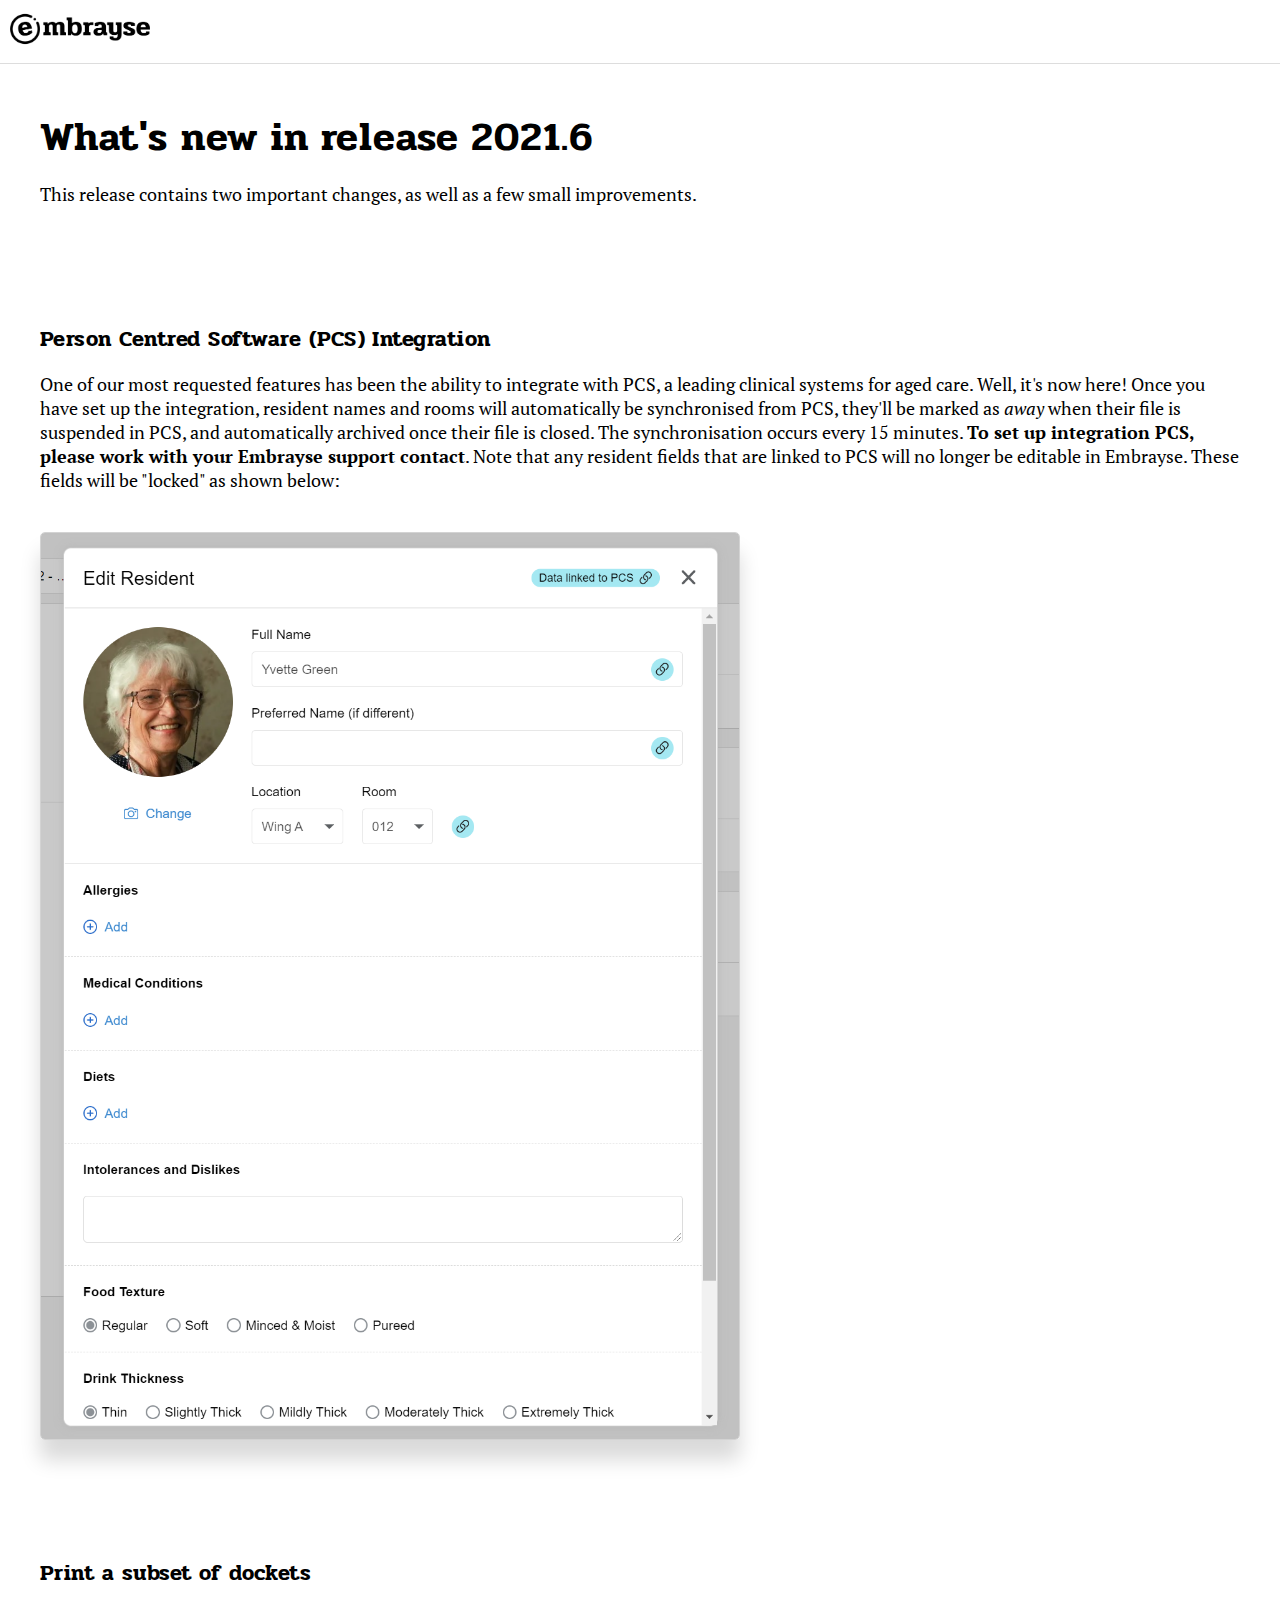
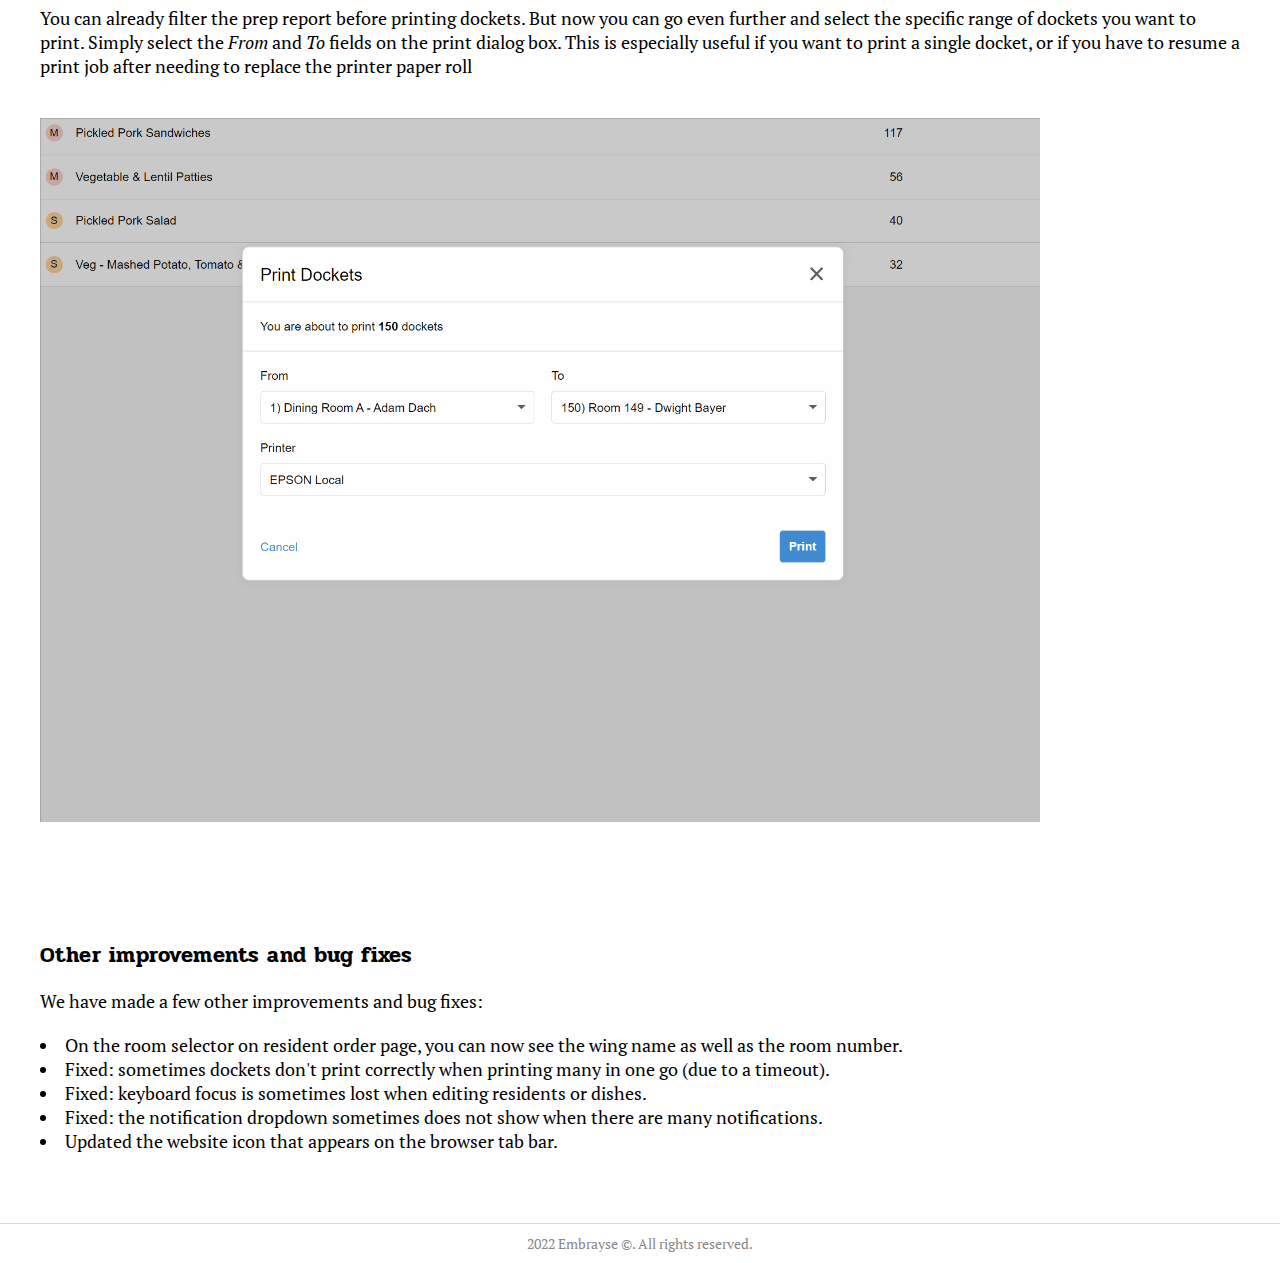
<file: release-notes/2021.6/index.html>
<!DOCTYPE html>
<html lang="en">
  <head>
    <meta charset="utf-8">
    <meta name="viewport" content="width=device-width, initial-scale=1.0">
    <meta name="keywords" content="Aged care, Elderly care, Nursing home, Catering, Meal management, Food management, Software">
    <meta name="description" content="A simple and intuitive catering app for aged care homes to help you and your team create menus, take orders on the go, prep and fulfill meals.">
    <meta name="author" content="Embrayse Pty Ltd">
    <meta name="robots" content="noindex">
    <title>Embrayse | What's new in release 2021.6</title>

    <link rel="shortcut icon" type="image/x-icon" href="../../favicon.ico?">

    <!-- Bootstrap CSS -->
    <link rel="stylesheet" href="../../css/colors.css">
    <link rel="stylesheet" href="../../css/sizes.css">
    <link rel="stylesheet" href="../../css/reset.css">
    <link rel="stylesheet" href="../../css/main.css">
    <link rel="stylesheet" href="../../css/release-notes.css">

    <link rel="preconnect" href="https://fonts.googleapis.com">
    <link rel="preconnect" href="https://fonts.gstatic.com" crossorigin>
    <link href="https://fonts.googleapis.com/css2?family=PT+Sans:wght@700&family=PT+Serif:wght@400;700&family=Pridi:wght@300;400;600&display=swap" rel="stylesheet">
    <link rel="stylesheet"  href="https://fonts.googleapis.com/css?family=PT+Serif">
    <link rel="stylesheet"  href="https://fonts.googleapis.com/css?family=PT+Sans">

    <!-- Google Tag Manager -->
    <script>(function(w,d,s,l,i){w[l]=w[l]||[];w[l].push({'gtm.start':
      new Date().getTime(),event:'gtm.js'});var f=d.getElementsByTagName(s)[0],
      j=d.createElement(s),dl=l!='dataLayer'?'&l='+l:'';j.async=true;j.src=
      'https://www.googletagmanager.com/gtm.js?id='+i+dl;f.parentNode.insertBefore(j,f);
      })(window,document,'script','dataLayer','GTM-MWGM8WK');</script>
    <!-- End Google Tag Manager -->
  </head>
  
  <body>
    <header>
      <nav>
        <ul>
          <li>
            <a href="https://www.embrayse.com"><img class="logo" src="../../img/logo/embrayse-logo-lightbg.png" /></a>
          </li>
        </ul>
      </nav>
    </header>

    <main>
      <article>
        <section>
          <div class="content-container">
            <header>
              <h1>What's new in release 2021.6</h1>
            </header>
            <p>This release contains two important changes, as well as a few small improvements.</p>
          </div>
        </section>

        <section>
          <div class="content-container">
            <h2>Person Centred Software (PCS) Integration</h2>
            <p>
              One of our most requested features has been the ability to integrate with PCS, a leading clinical systems for aged care. Well, it's now here! Once you have set up the integration, resident names and rooms will automatically be synchronised
              from PCS, they'll be marked as <em>away</em> when their file is suspended in PCS, and automatically archived once their file is closed. The synchronisation occurs every 15 minutes. <strong>To set up integration PCS, please work with your
              Embrayse support contact</strong>.

              Note that any resident fields that are linked to PCS will no longer be editable in Embrayse. These fields will be "locked" as shown below:
            </p>
            <img class="feature-screenshot border" src="pcs-links.png" style="max-width: 700px; width: 100%" />
          </div>
        </section>

        <section>
          <div class="content-container">
            <h2>Print a subset of dockets</h2>
            <p>
              You can already filter the prep report before printing dockets. But now you can go even further and select the specific range of dockets you want to print. Simply select the <em>From</em> and <em>To</em> fields on the print dialog box.
              This is especially useful if you want to print a single docket, or if you have to resume a print job after needing to replace the printer paper roll
            </p>
            <img class="feature-screenshot" src="print-range.gif" style="max-width: 1000px" />
          </div>
        </section>

        <section>
          <div class="content-container">
            <h2>Other improvements and bug fixes</h2>
            <p>We have made a few other improvements and bug fixes:
              <ul>
                <li>On the room selector on resident order page, you can now see the wing name as well as the room number.</li>
                <li>Fixed: sometimes dockets don't print correctly when printing many in one go (due to a timeout).</li>
                <li>Fixed: keyboard focus is sometimes lost when editing residents or dishes.</li>
                <li>Fixed: the notification dropdown sometimes does not show when there are many notifications.</li>
                <li>Updated the website icon that appears on the browser tab bar.</li>
              </ul>
            </p>
          </div>
        </section>

      </article>
    </main>

    <footer>
      <div>2022 Embrayse ©. All rights reserved.</div>
    </footer>
  </body>
</html>
</file>
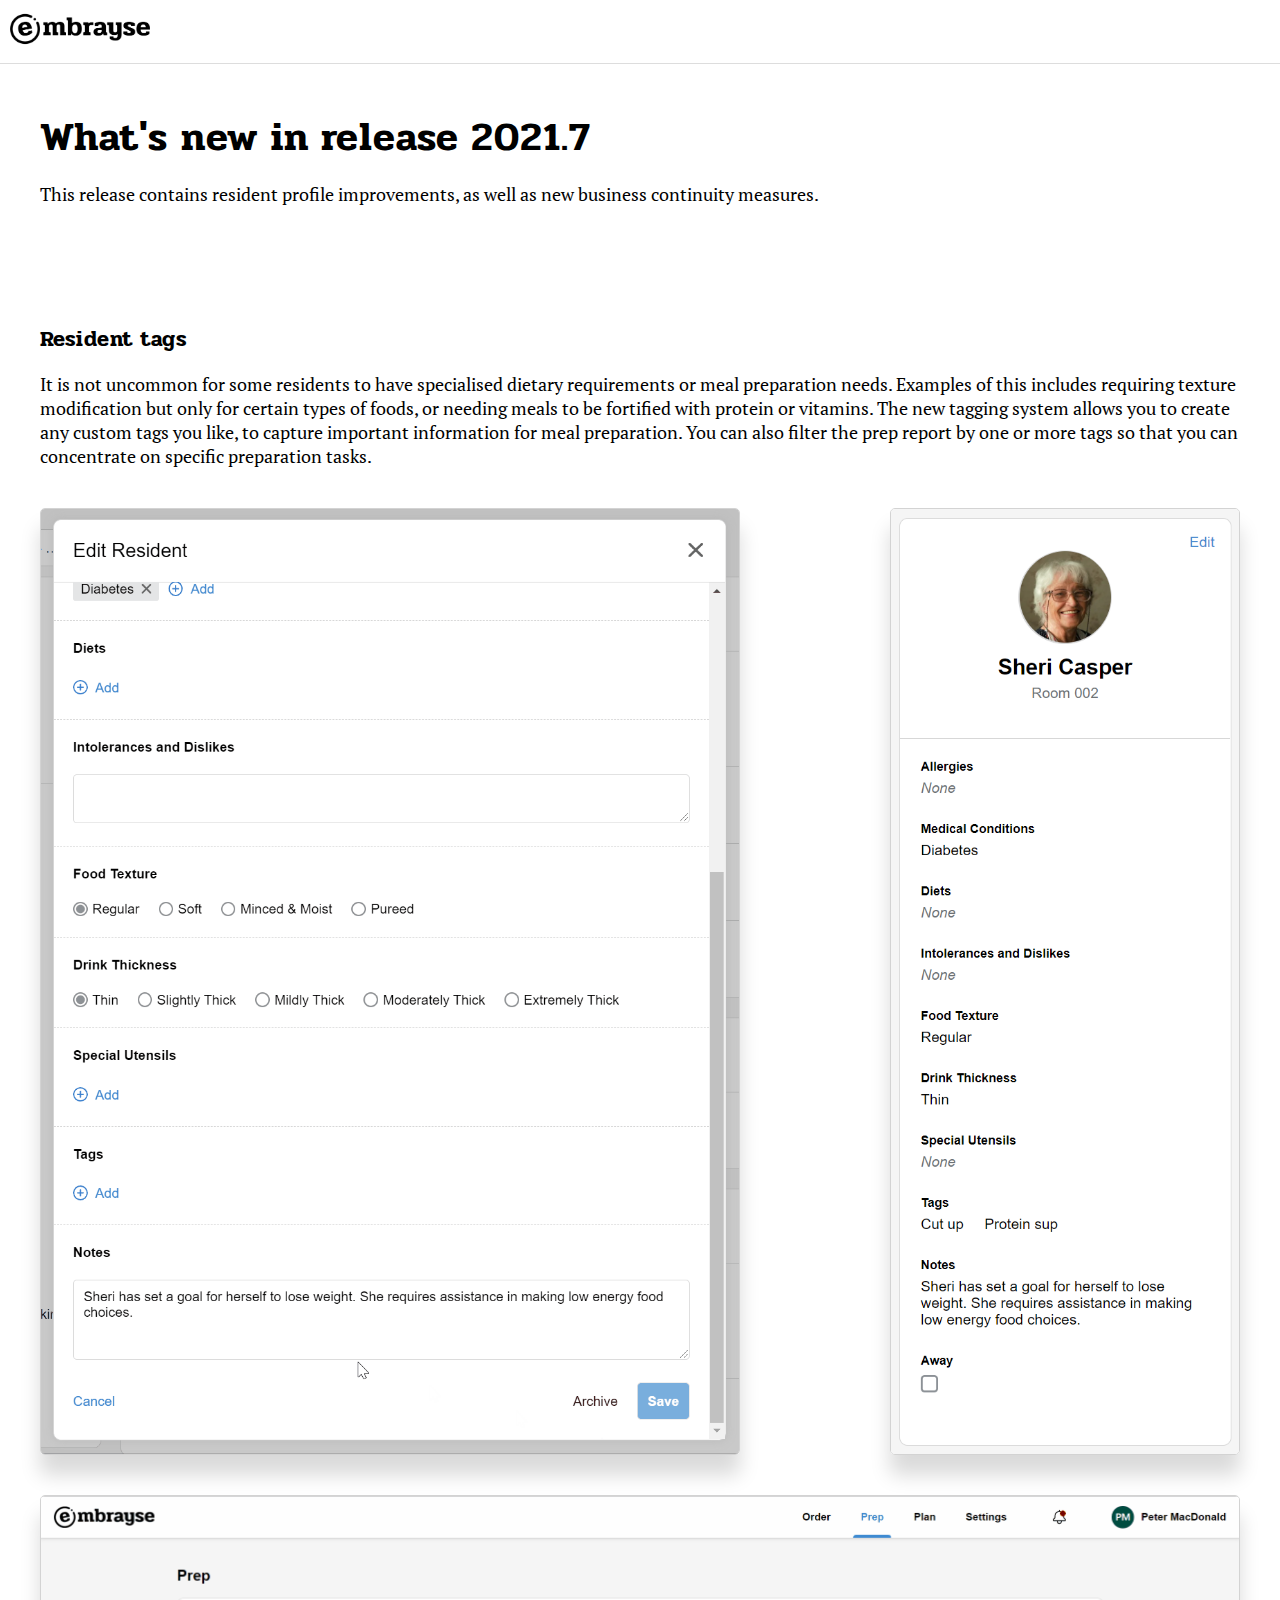
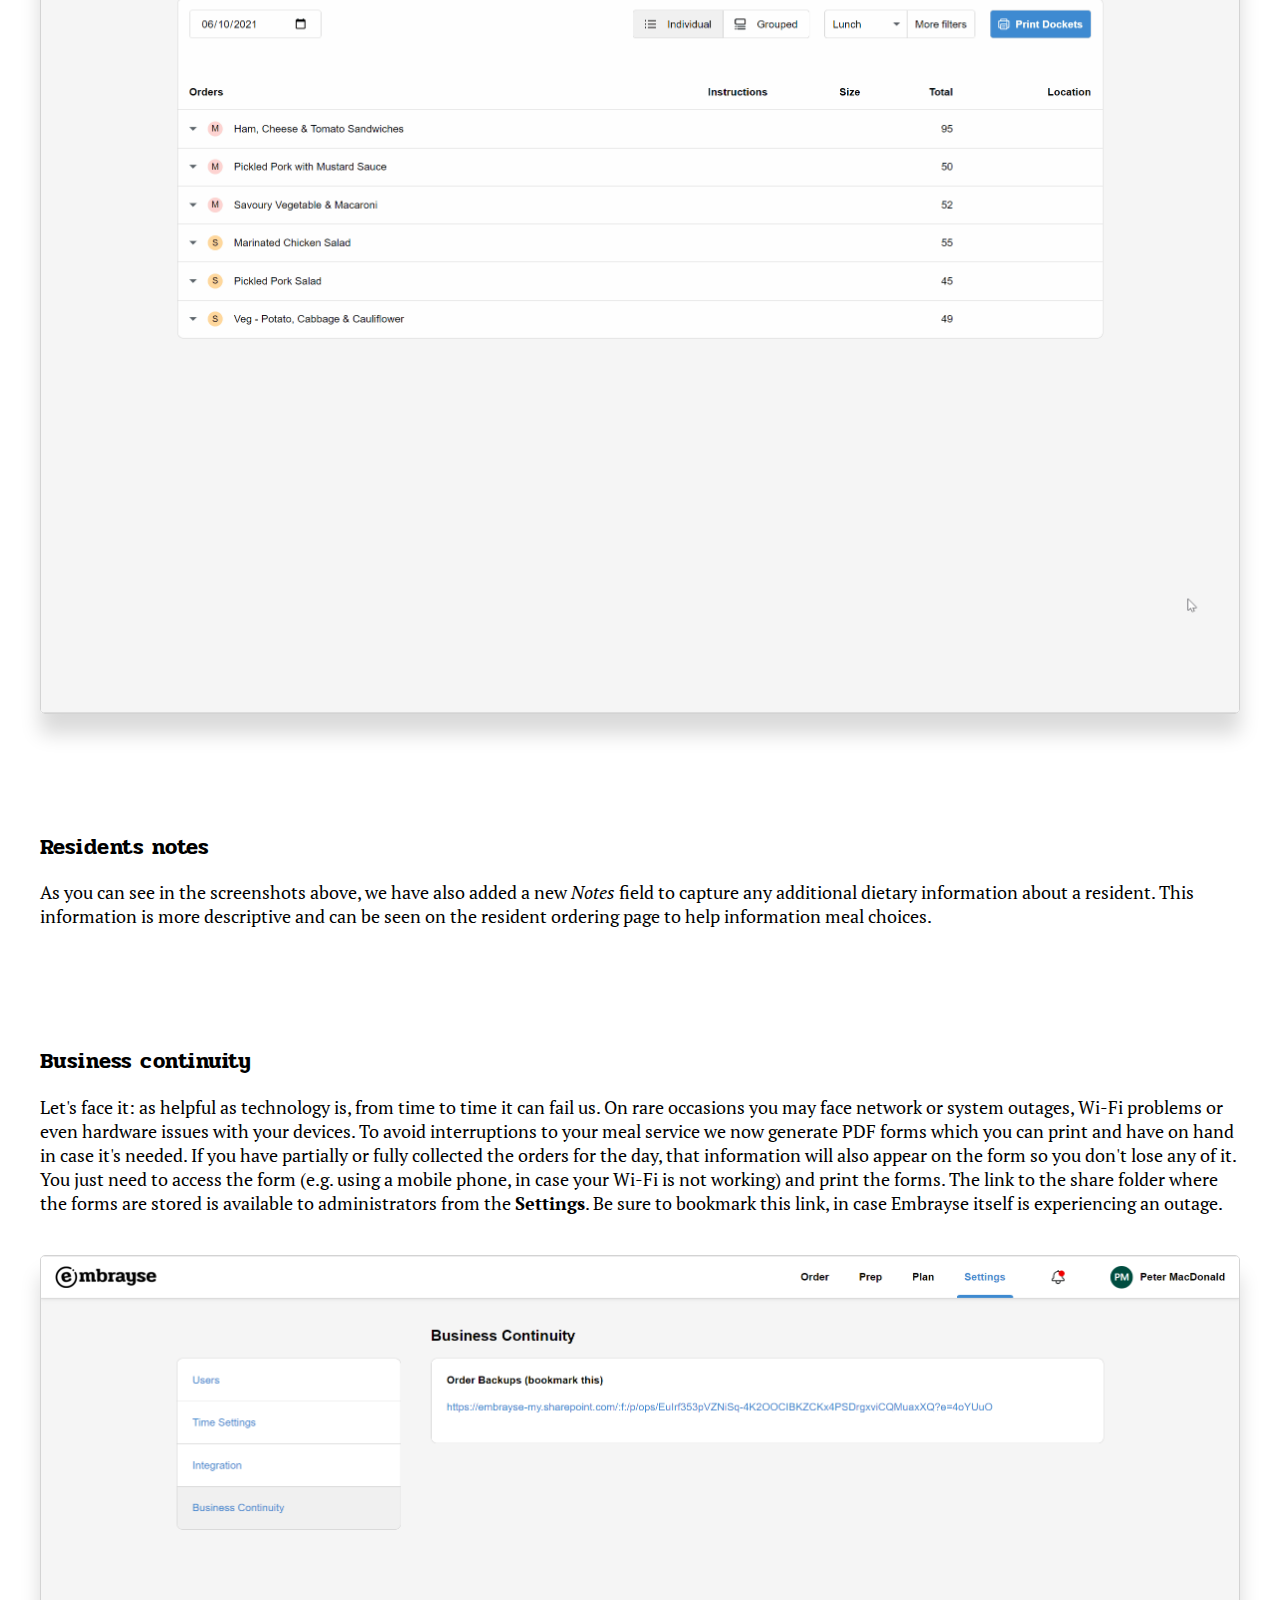
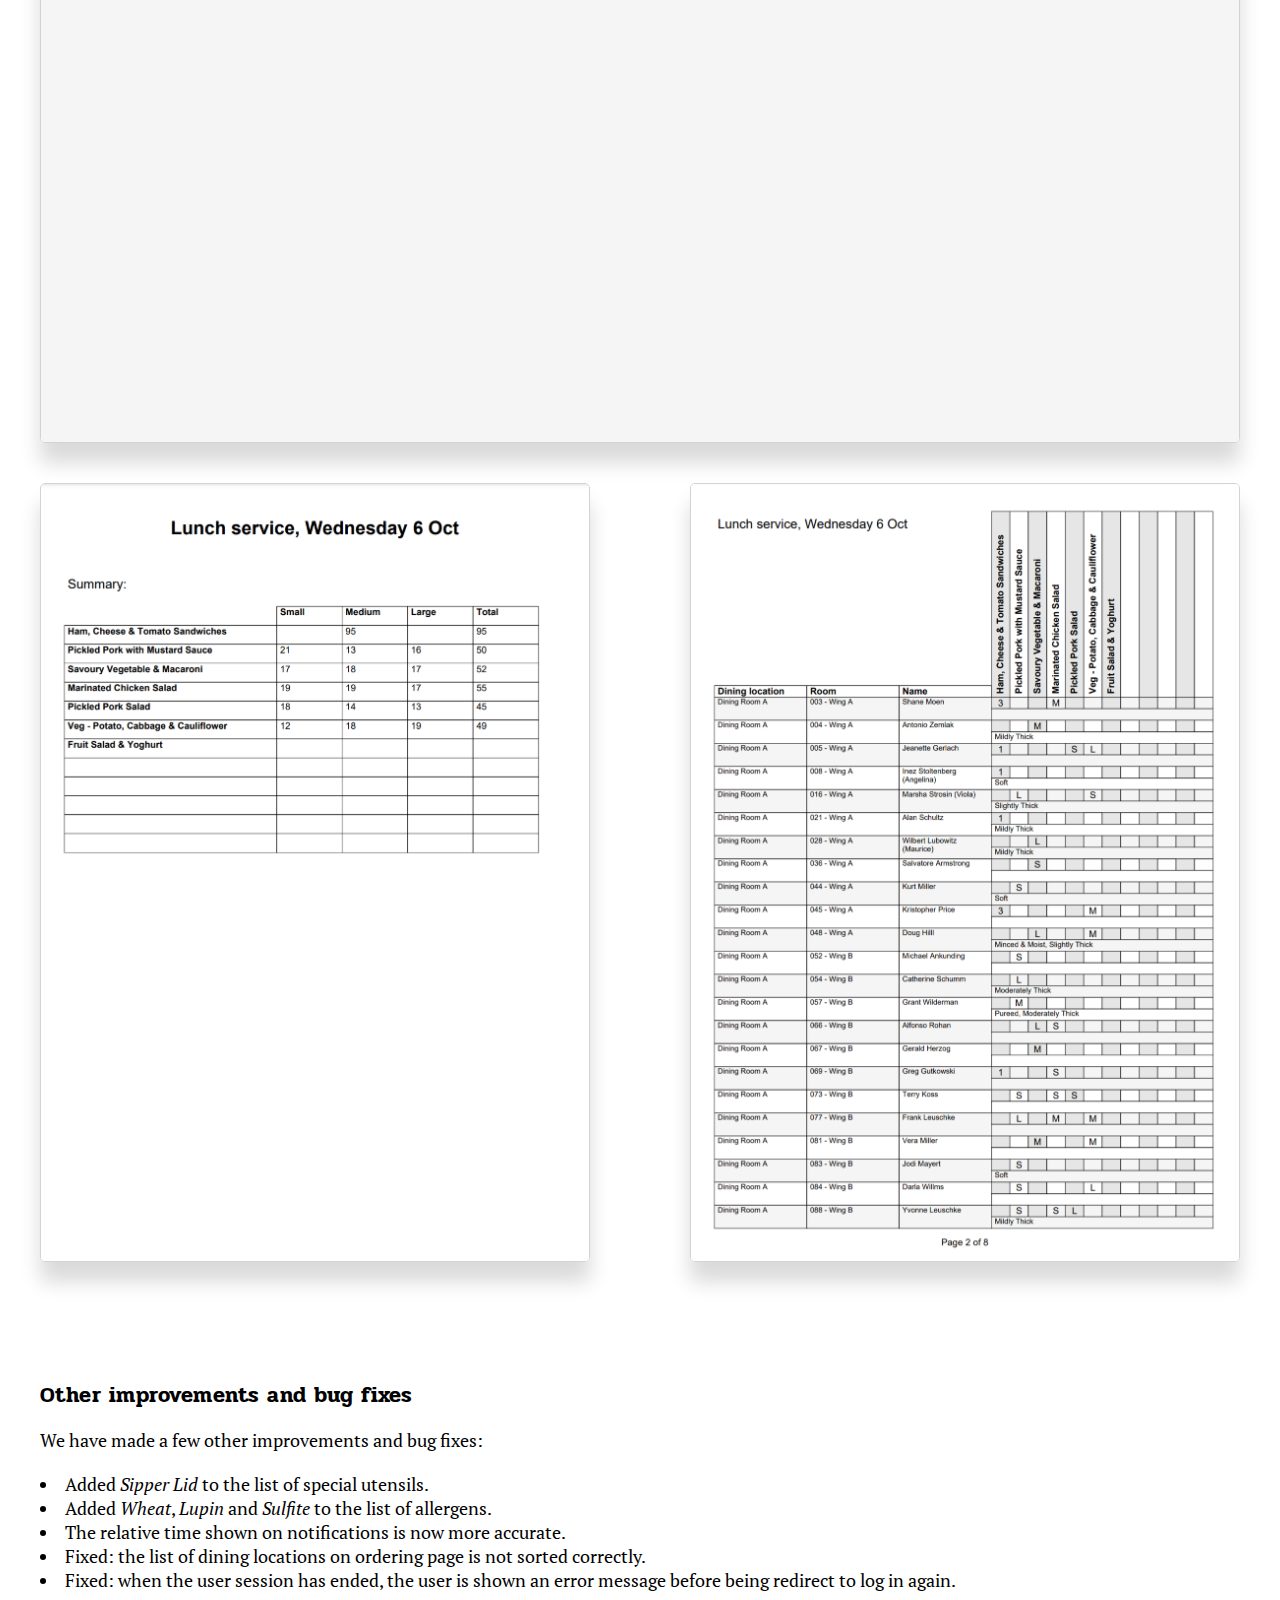
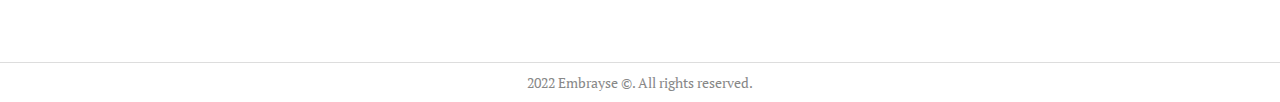
<file: release-notes/2021.7/index.html>
<!DOCTYPE html>
<html lang="en">
  <head>
    <meta charset="utf-8">
    <meta name="viewport" content="width=device-width, initial-scale=1.0">
    <meta name="keywords" content="Aged care, Elderly care, Nursing home, Catering, Meal management, Food management, Software">
    <meta name="description" content="A simple and intuitive catering app for aged care homes to help you and your team create menus, take orders on the go, prep and fulfill meals.">
    <meta name="author" content="Embrayse Pty Ltd">
    <meta name="robots" content="noindex">
    <title>Embrayse | What's new in release 2021.7</title>

    <link rel="shortcut icon" type="image/x-icon" href="../../favicon.ico?">

    <!-- Bootstrap CSS -->
    <link rel="stylesheet" href="../../css/colors.css">
    <link rel="stylesheet" href="../../css/sizes.css">
    <link rel="stylesheet" href="../../css/reset.css">
    <link rel="stylesheet" href="../../css/main.css">
    <link rel="stylesheet" href="../../css/release-notes.css">

    <link rel="preconnect" href="https://fonts.googleapis.com">
    <link rel="preconnect" href="https://fonts.gstatic.com" crossorigin>
    <link href="https://fonts.googleapis.com/css2?family=PT+Sans:wght@700&family=PT+Serif:wght@400;700&family=Pridi:wght@300;400;600&display=swap" rel="stylesheet">
    <link rel="stylesheet"  href="https://fonts.googleapis.com/css?family=PT+Serif">
    <link rel="stylesheet"  href="https://fonts.googleapis.com/css?family=PT+Sans">

    <!-- Google Tag Manager -->
    <script>(function(w,d,s,l,i){w[l]=w[l]||[];w[l].push({'gtm.start':
      new Date().getTime(),event:'gtm.js'});var f=d.getElementsByTagName(s)[0],
      j=d.createElement(s),dl=l!='dataLayer'?'&l='+l:'';j.async=true;j.src=
      'https://www.googletagmanager.com/gtm.js?id='+i+dl;f.parentNode.insertBefore(j,f);
      })(window,document,'script','dataLayer','GTM-MWGM8WK');</script>
    <!-- End Google Tag Manager -->
  </head>
  
  <body>
    <header>
      <nav>
        <ul>
          <li>
            <a href="https://www.embrayse.com"><img class="logo" src="../../img/logo/embrayse-logo-lightbg.png" /></a>
          </li>
        </ul>
      </nav>
    </header>

    <main>
      <article>
        <section>
          <div class="content-container">
            <header>
              <h1>What's new in release 2021.7</h1>
            </header>
            <p>This release contains resident profile improvements, as well as new business continuity measures.</p>
          </div>
        </section>

        <section>
          <div class="content-container">
            <h2>Resident tags</h2>
            <p>
              It is not uncommon for some residents to have specialised dietary requirements or meal preparation needs. Examples of this includes requiring texture modification but only for certain types of foods, or needing meals to be fortified with protein or vitamins.
              The new tagging system allows you to create any custom tags you like, to capture important information for meal preparation. You can also filter the prep report by one or more tags so that you can concentrate on specific preparation tasks.
            </p>
            <div class="img-row">
              <img class="feature-screenshot border" src="add-tags.gif" style="max-width: 700px; width: 100%" />
              <div class="spacer"></div>
              <img class="feature-screenshot border" src="profile.png" style="max-width: 350px; width: 100%" />
            </div>
            <img class="feature-screenshot border" src="filter-tags.gif" style="width: 100%" />
          </div>
        </section>

        <section>
          <div class="content-container">
            <h2>Residents notes</h2>
            <p>
              As you can see in the screenshots above, we have also added a new <em>Notes</em> field to capture any additional dietary information about a resident. This information is more descriptive and can be seen on the resident ordering page to help information
              meal choices.
            </p>
          </div>
        </section>

        <section>
          <div class="content-container">
            <h2>Business continuity</h2>
            <p>
              Let's face it: as helpful as technology is, from time to time it can fail us. On rare occasions you may face network or system outages, Wi-Fi problems or even hardware issues with your devices. To avoid interruptions to your meal service
              we now generate PDF forms which you can print and have on hand in case it's needed. If you have partially or fully collected the orders for the day, that information will also appear on the form so you don't lose any of it.
              You just need to access the form (e.g. using a mobile phone, in case your Wi-Fi is not working) and print the forms.

              The link to the share folder where the forms are stored is available to administrators from the <strong>Settings</strong>. Be sure to bookmark this link, in case Embrayse itself is experiencing an outage.
            </p>
            <img class="feature-screenshot border" src="share-link.png" style="width: 100%" />
            <div class="img-row">
              <img class="feature-screenshot border" src="pdf-summary.png" style="max-width: 550px; width: 100%" />
              <div class="spacer"></div>
              <img class="feature-screenshot border" src="pdf-details.png" style="max-width: 550px; width: 100%" />
            </div>
          </div>
        </section>

        <section>
          <div class="content-container">
            <h2>Other improvements and bug fixes</h2>
            <p>We have made a few other improvements and bug fixes:
              <ul>
                <li>Added <em>Sipper Lid</em> to the list of special utensils.</li>
                <li>Added <em>Wheat</em>, <em>Lupin</em> and <em>Sulfite</em> to the list of allergens.</li>
                <li>The relative time shown on notifications is now more accurate.</li>
                <li>Fixed: the list of dining locations on ordering page is not sorted correctly.</li>
                <li>Fixed: when the user session has ended, the user is shown an error message before being redirect to log in again.</li>
              </ul>
            </p>
          </div>
        </section>
        
      </article>
    </main>

    <footer>
      <div>2022 Embrayse ©. All rights reserved.</div>
    </footer>
  </body>
</html>
</file>
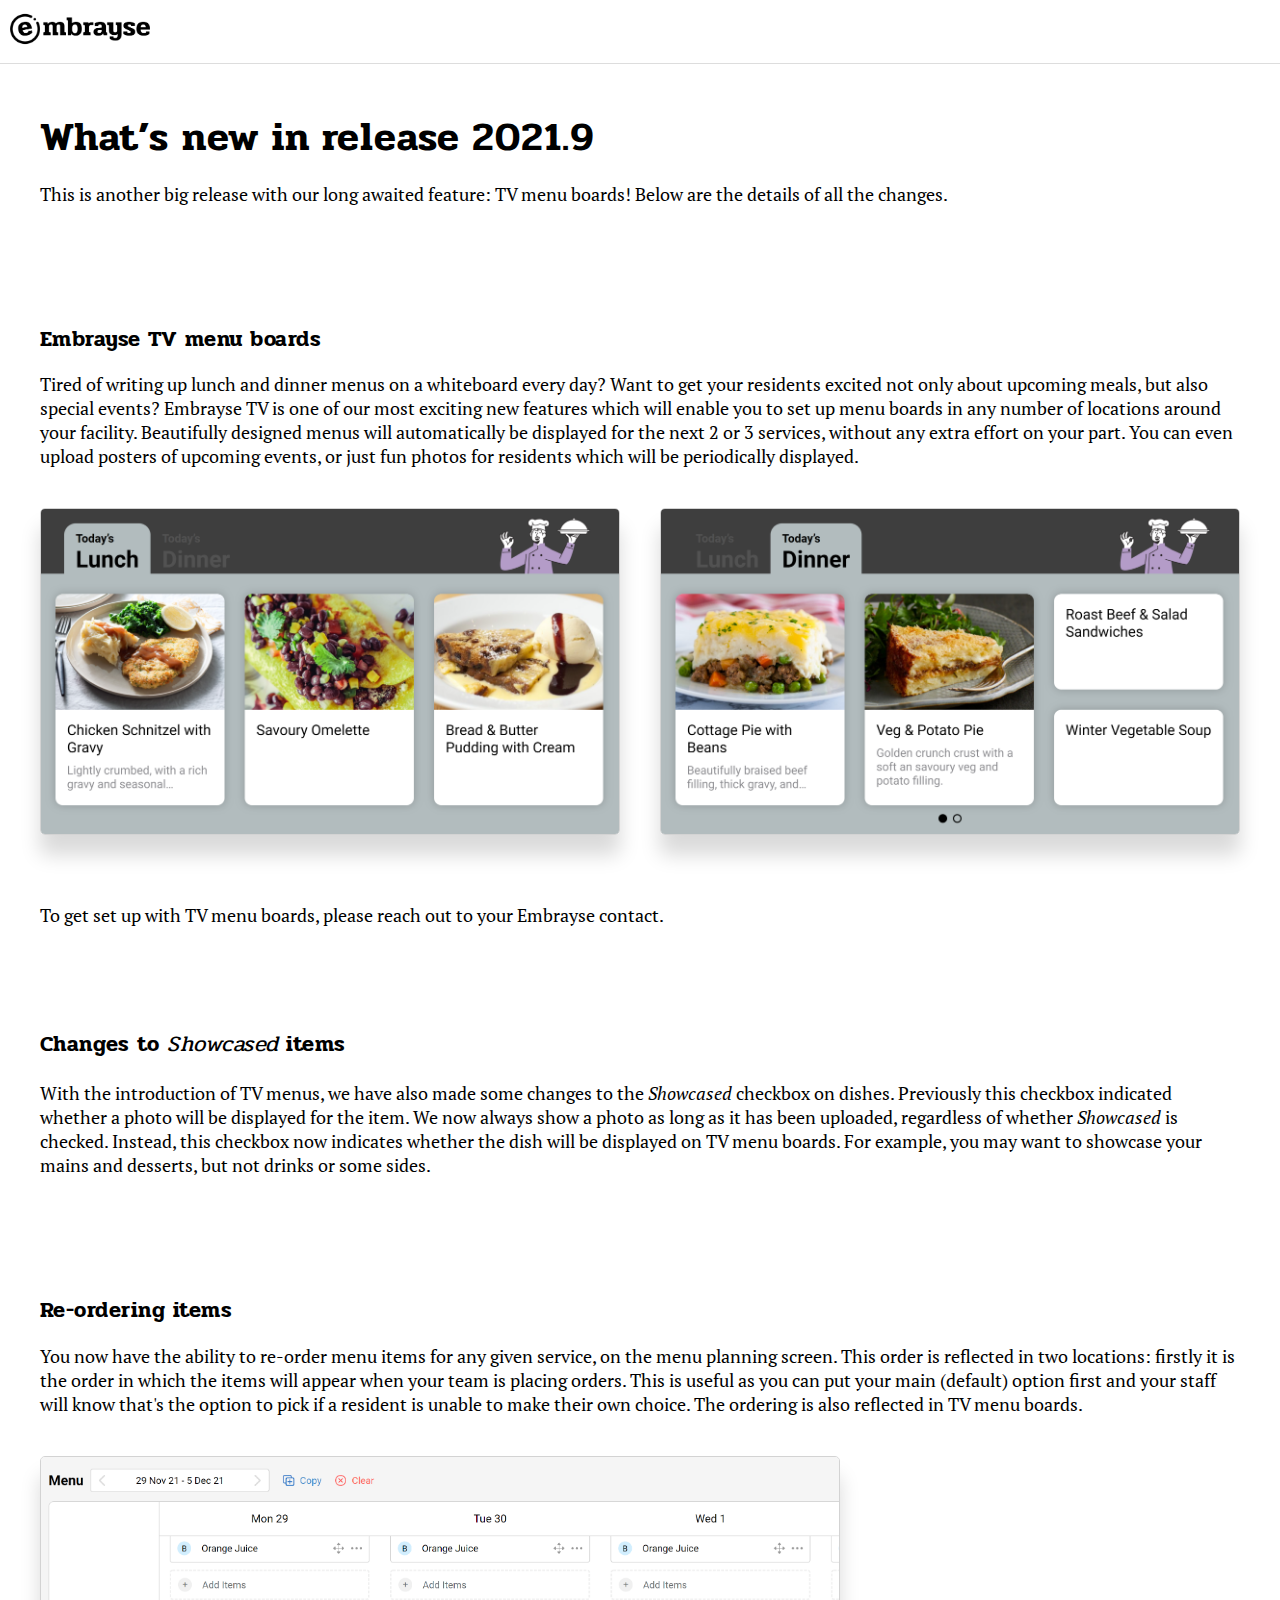
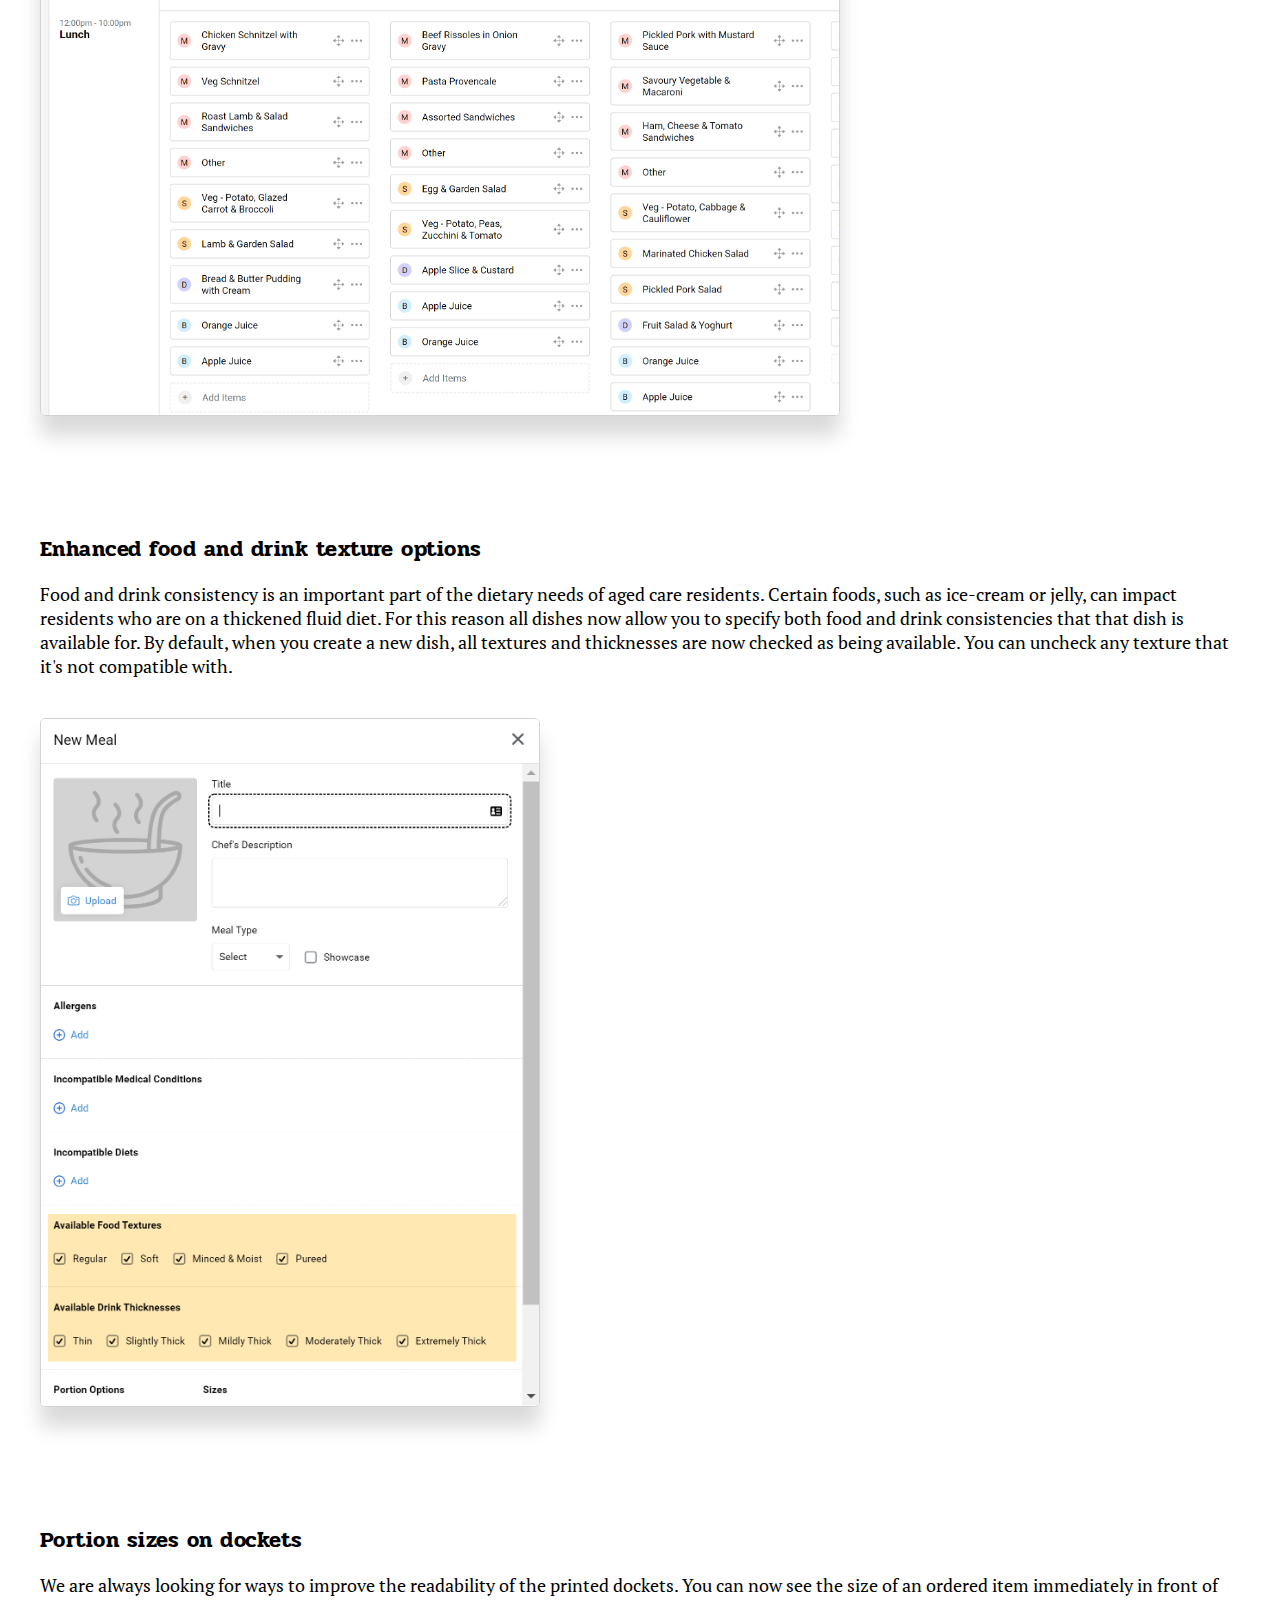
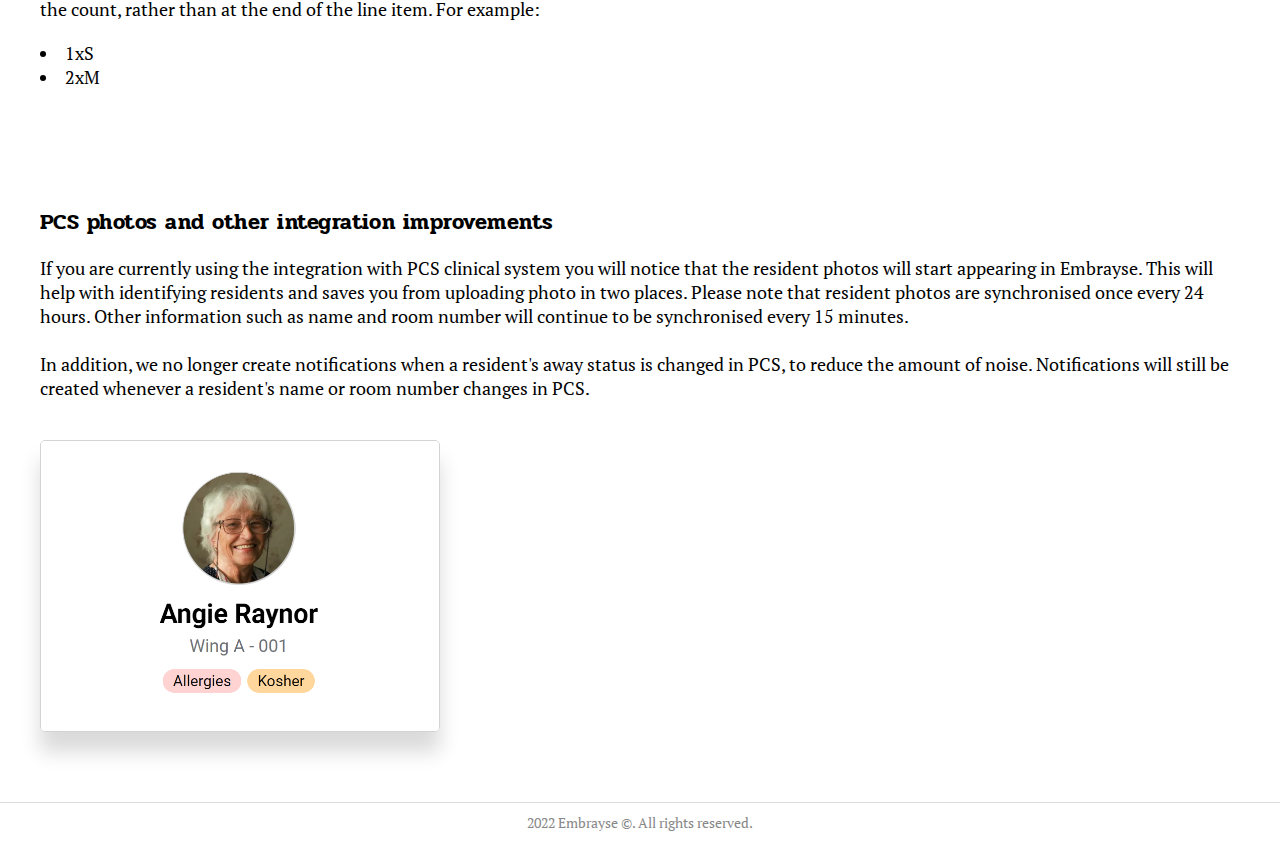
<file: release-notes/2021.9/index.html>
<!DOCTYPE html>
<html lang="en">
  <head>
    <meta charset="utf-8">
    <meta name="viewport" content="width=device-width, initial-scale=1.0">
    <meta name="keywords" content="Aged care, Elderly care, Nursing home, Catering, Meal management, Food management, Software">
    <meta name="description" content="A simple and intuitive catering app for aged care homes to help you and your team create menus, take orders on the go, prep and fulfill meals.">
    <meta name="author" content="Embrayse Pty Ltd">
    <meta name="robots" content="noindex">
    <title>Embrayse | What’s new in release 2021.9</title>

    <link rel="shortcut icon" type="image/x-icon" href="../../favicon.ico?">

    <!-- Bootstrap CSS -->
    <link rel="stylesheet" href="../../css/colors.css">
    <link rel="stylesheet" href="../../css/sizes.css">
    <link rel="stylesheet" href="../../css/reset.css">
    <link rel="stylesheet" href="../../css/main.css">
    <link rel="stylesheet" href="../../css/release-notes.css">

    <link rel="preconnect" href="https://fonts.googleapis.com">
    <link rel="preconnect" href="https://fonts.gstatic.com" crossorigin>
    <link href="https://fonts.googleapis.com/css2?family=PT+Sans:wght@700&family=PT+Serif:wght@400;700&family=Pridi:wght@300;400;600&display=swap" rel="stylesheet">
    <link rel="stylesheet"  href="https://fonts.googleapis.com/css?family=PT+Serif">
    <link rel="stylesheet"  href="https://fonts.googleapis.com/css?family=PT+Sans">

    <!-- Google Tag Manager -->
    <script>(function(w,d,s,l,i){w[l]=w[l]||[];w[l].push({'gtm.start':
      new Date().getTime(),event:'gtm.js'});var f=d.getElementsByTagName(s)[0],
      j=d.createElement(s),dl=l!='dataLayer'?'&l='+l:'';j.async=true;j.src=
      'https://www.googletagmanager.com/gtm.js?id='+i+dl;f.parentNode.insertBefore(j,f);
      })(window,document,'script','dataLayer','GTM-MWGM8WK');</script>
    <!-- End Google Tag Manager -->

  </head>
  
  <body>
    <header>
      <nav>
        <ul>
          <li>
            <a href="https://www.embrayse.com"><img class="logo" src="../../img/logo/embrayse-logo-lightbg.png" /></a>
          </li>
        </ul>
      </nav>
    </header>

    <main>
      <article>
        <section>
          <div class="content-container">
            <header>
              <h1>What’s new in release 2021.9</h1>
            </header>
            <p>
              This is another big release with our long awaited feature: TV menu boards! Below are the details of
              all the changes.
            </p>
          </div>
        </section>
        
        <section>
          <div class="content-container">
            <h2>Embrayse TV menu boards</h2>
            <p>
              Tired of writing up lunch and dinner menus on a whiteboard every day? Want to get your residents
              excited not only about upcoming meals, but also special events? Embrayse TV is one of our most exciting
              new features which will enable you to set up menu boards in any number of locations around your facility.
              Beautifully designed menus will automatically be displayed for the next 2 or 3 services, without any
              extra effort on your part. You can even upload posters of upcoming events, or just fun photos for
              residents which will be periodically displayed.
            </p>
            <div class="img-row">
              <img class="feature-screenshot border" src="tv-1.png" style="max-width: 580px; width: 100%" />
              <div class="spacer"></div>
              <img class="feature-screenshot border" src="tv-2.png" style="max-width: 580px; width: 100%" />
            </div>
            <br />
            <br />
            To get set up with TV menu boards, please reach out to your Embrayse contact.
          </div>
        </section>

        <section>
          <div class="content-container">
            <h2>Changes to <em>Showcased</em> items</h2>
            <p>
              With the introduction of TV menus, we have also made some changes to the <em>Showcased</em> checkbox on
              dishes. Previously this checkbox indicated whether a photo will be displayed for the item. We now always
              show a photo as long as it has been uploaded, regardless of whether <em>Showcased</em> is checked.
              Instead, this checkbox now indicates whether the dish will be displayed on TV menu boards. For example,
              you may want to showcase your mains and desserts, but not drinks or some sides.
            </p>
          </div>
        </section>
        
        <section>
          <div class="content-container">
            <h2>Re-ordering items</h2>
            <p>
              You now have the ability to re-order menu items for any given service, on the menu planning screen.
              This order is reflected in two locations: firstly it is the order in which the items will appear when your
              team is placing orders. This is useful as you can put your main (default) option first and your staff will
              know that's the option to pick if a resident is unable to make their own choice. The ordering is also
              reflected in TV menu boards.
            </p>
            <img class="feature-screenshot border" src="menu-order.gif" style="max-width: 800px; width: 100%" />
          </div>
        </section>

        <section>
          <div class="content-container">
            <h2>Enhanced food and drink texture options</h2>
            <p>
              Food and drink consistency is an important part of the dietary needs of aged care residents.
              Certain foods, such as ice-cream or jelly, can impact residents who are on a thickened fluid diet.
              For this reason all dishes now allow you to specify both food and drink consistencies that that dish
              is available for. By default, when you create a new dish, all textures and thicknesses are now checked as
              being available. You can uncheck any texture that it's not compatible with.
            </p>
            <img class="feature-screenshot border" src="textures.png" style="max-width: 500px; width: 100%" />
          </div>
        </section>

        <section>
          <div class="content-container">
            <h2>Portion sizes on dockets</h2>
            <p>
              We are always looking for ways to improve the readability of the printed dockets. You can now see the size
              of an ordered item immediately in front of the count, rather than at the end of the line item. For example:
              <ul>
                <li>1xS</li>
                <li>2xM</li>
              </ul>
            </p>
          </div>
        </section>

        <section>
          <div class="content-container">
            <h2>PCS photos and other integration improvements</h2>
            <p>
              If you are currently using the integration with PCS clinical system you will notice that the resident
              photos will start appearing in Embrayse. This will help with identifying residents and saves you from
              uploading photo in two places. Please note that resident photos are synchronised once every 24 hours.
              Other information such as name and room number will continue to be synchronised every 15 minutes.
              <br/>
              <br/>
              In addition, we no longer create notifications when a resident's away status is changed in PCS, to reduce
              the amount of noise. Notifications will still be created whenever a resident's name or room number changes
              in PCS.
            </p>
            <img class="feature-screenshot border" src="photo.png" style="max-width: 400px; width: 100%" />
          </div>
        </section>

      </article>
    </main>

    <footer>
      <div>2022 Embrayse ©. All rights reserved.</div>
    </footer>
  </body>
</html>
</file>
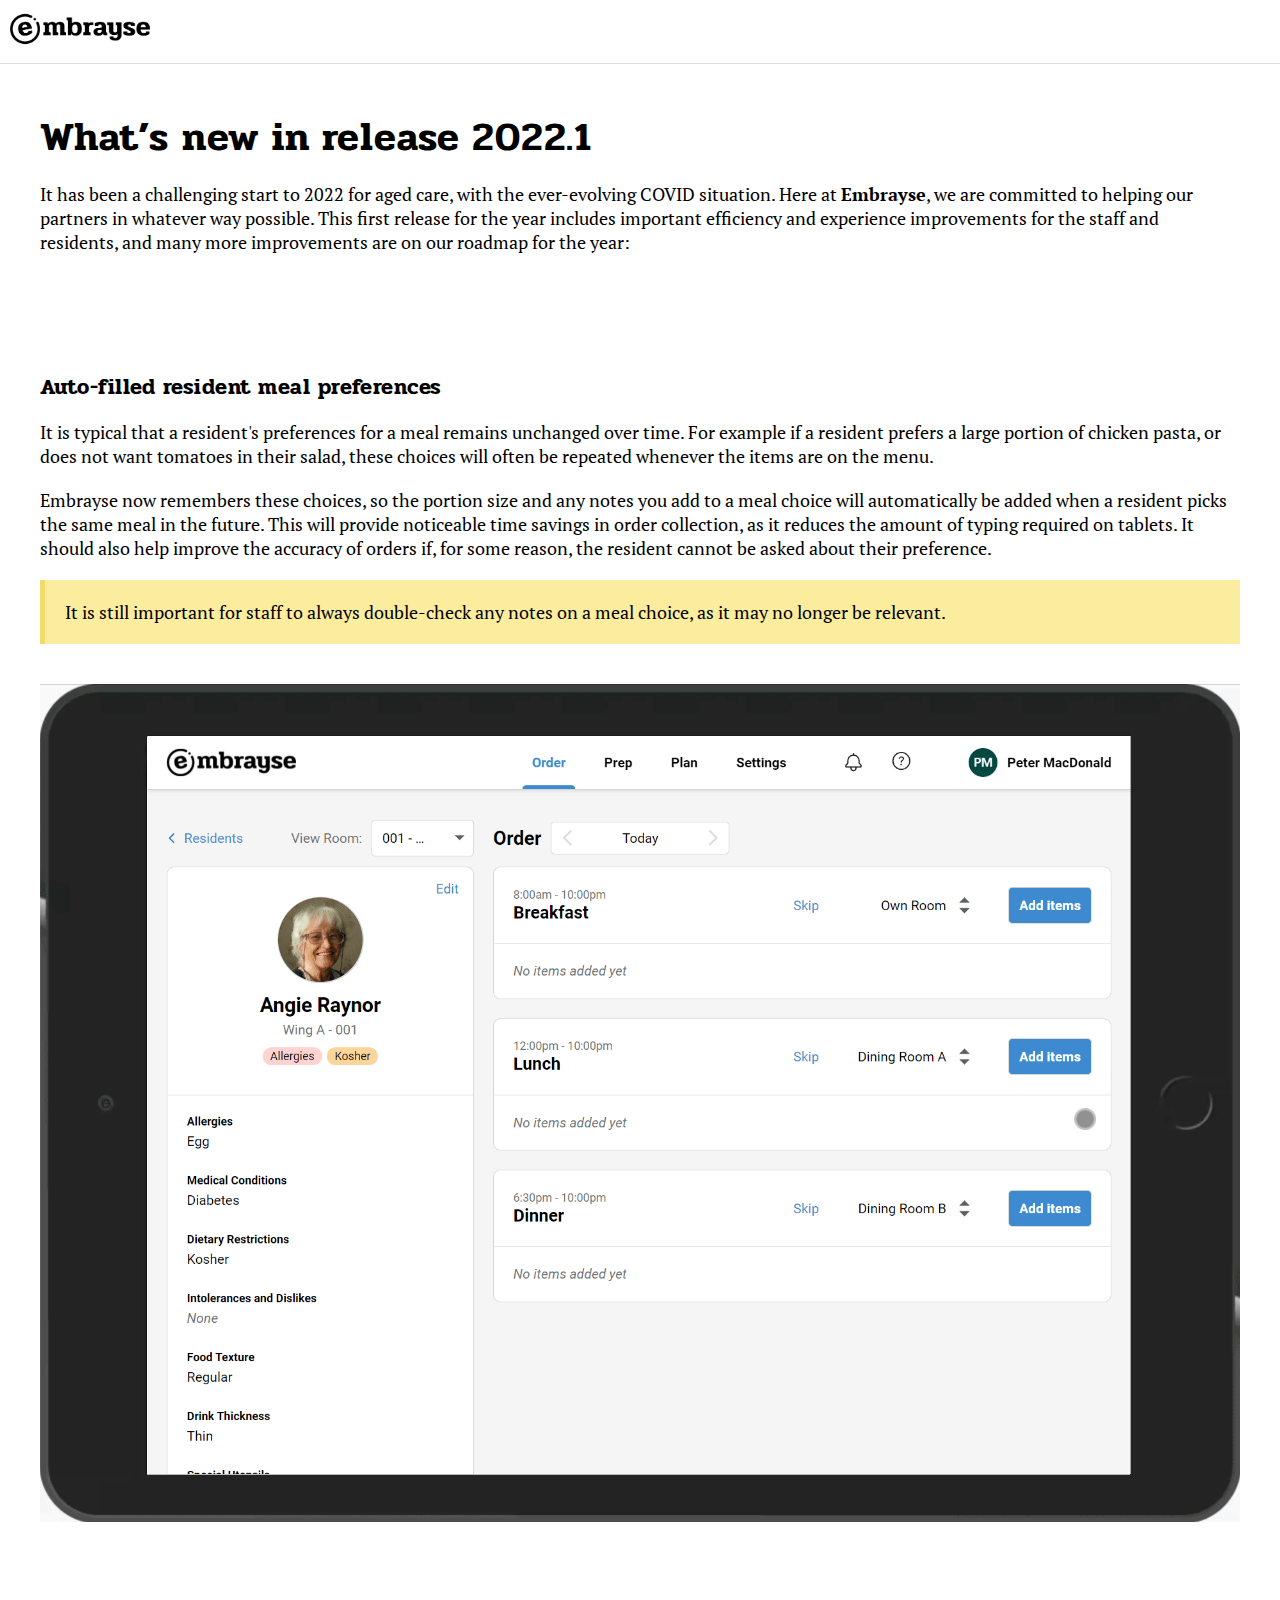
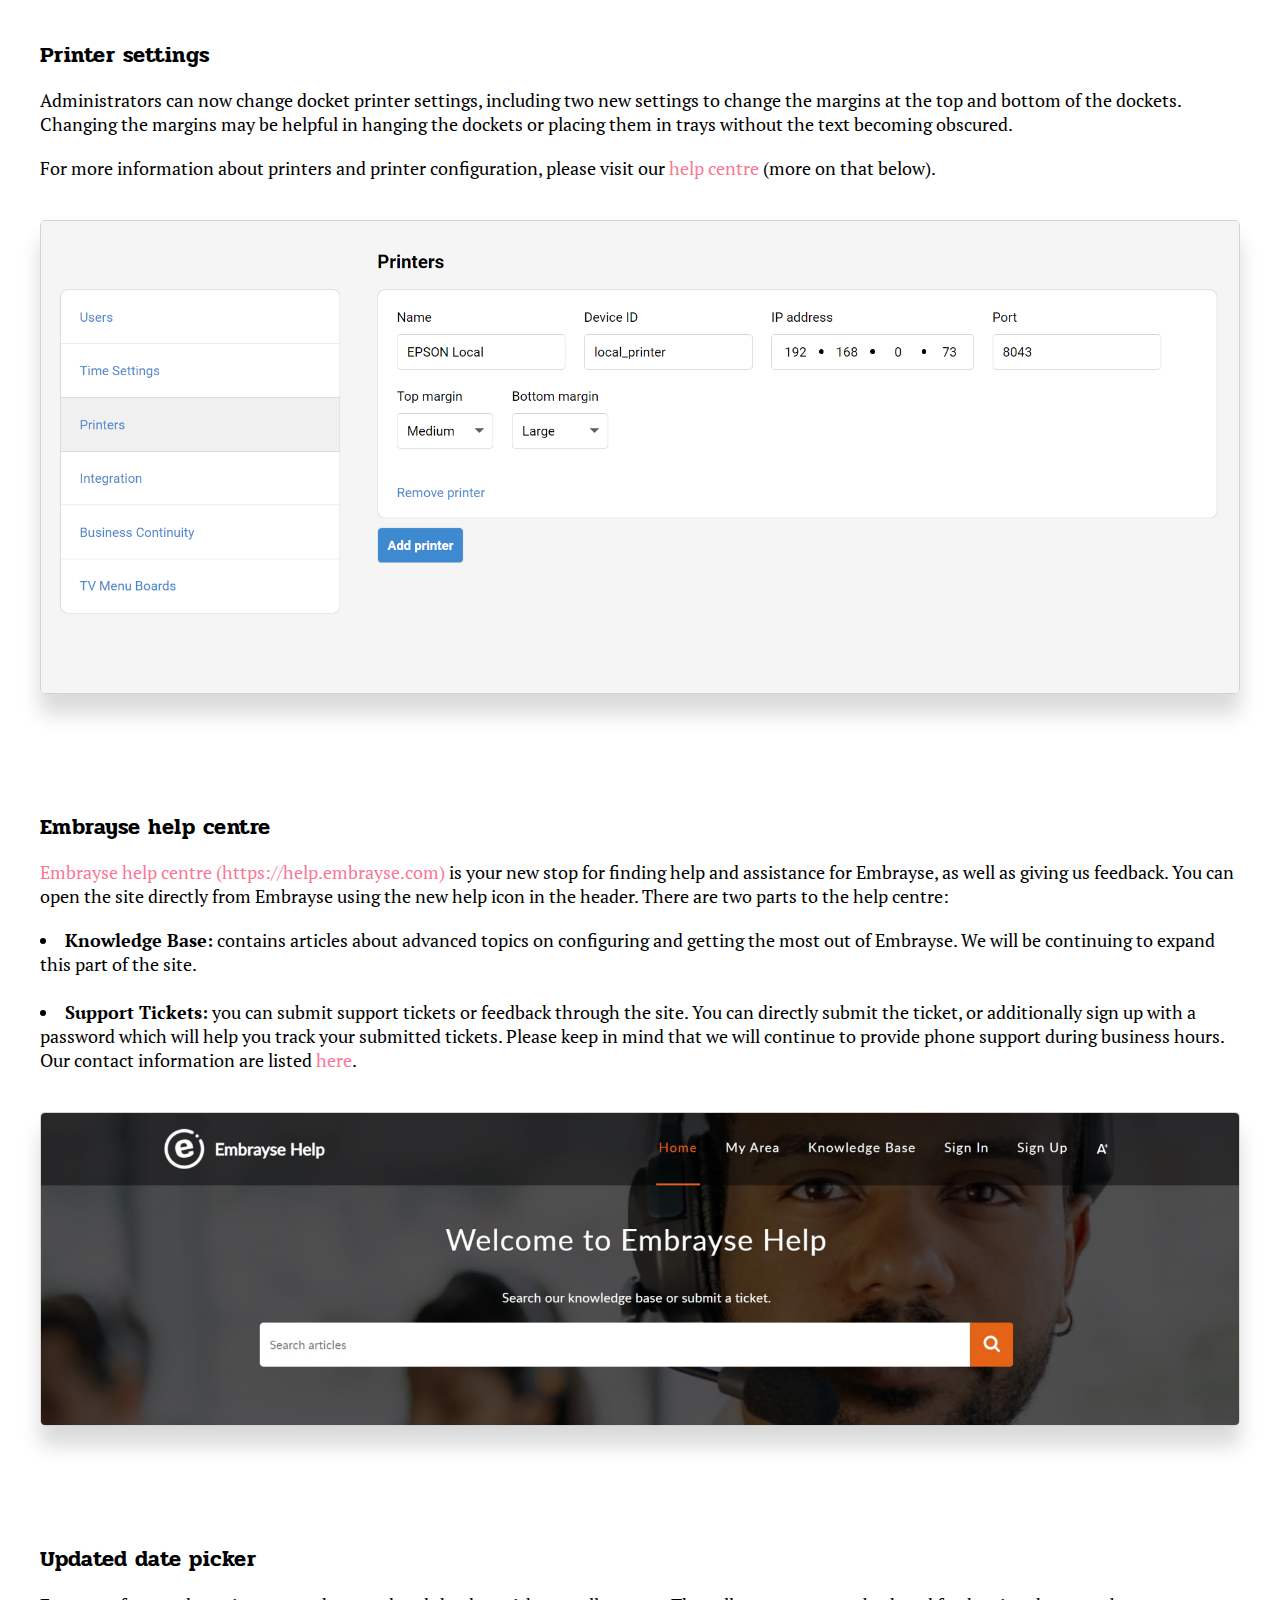
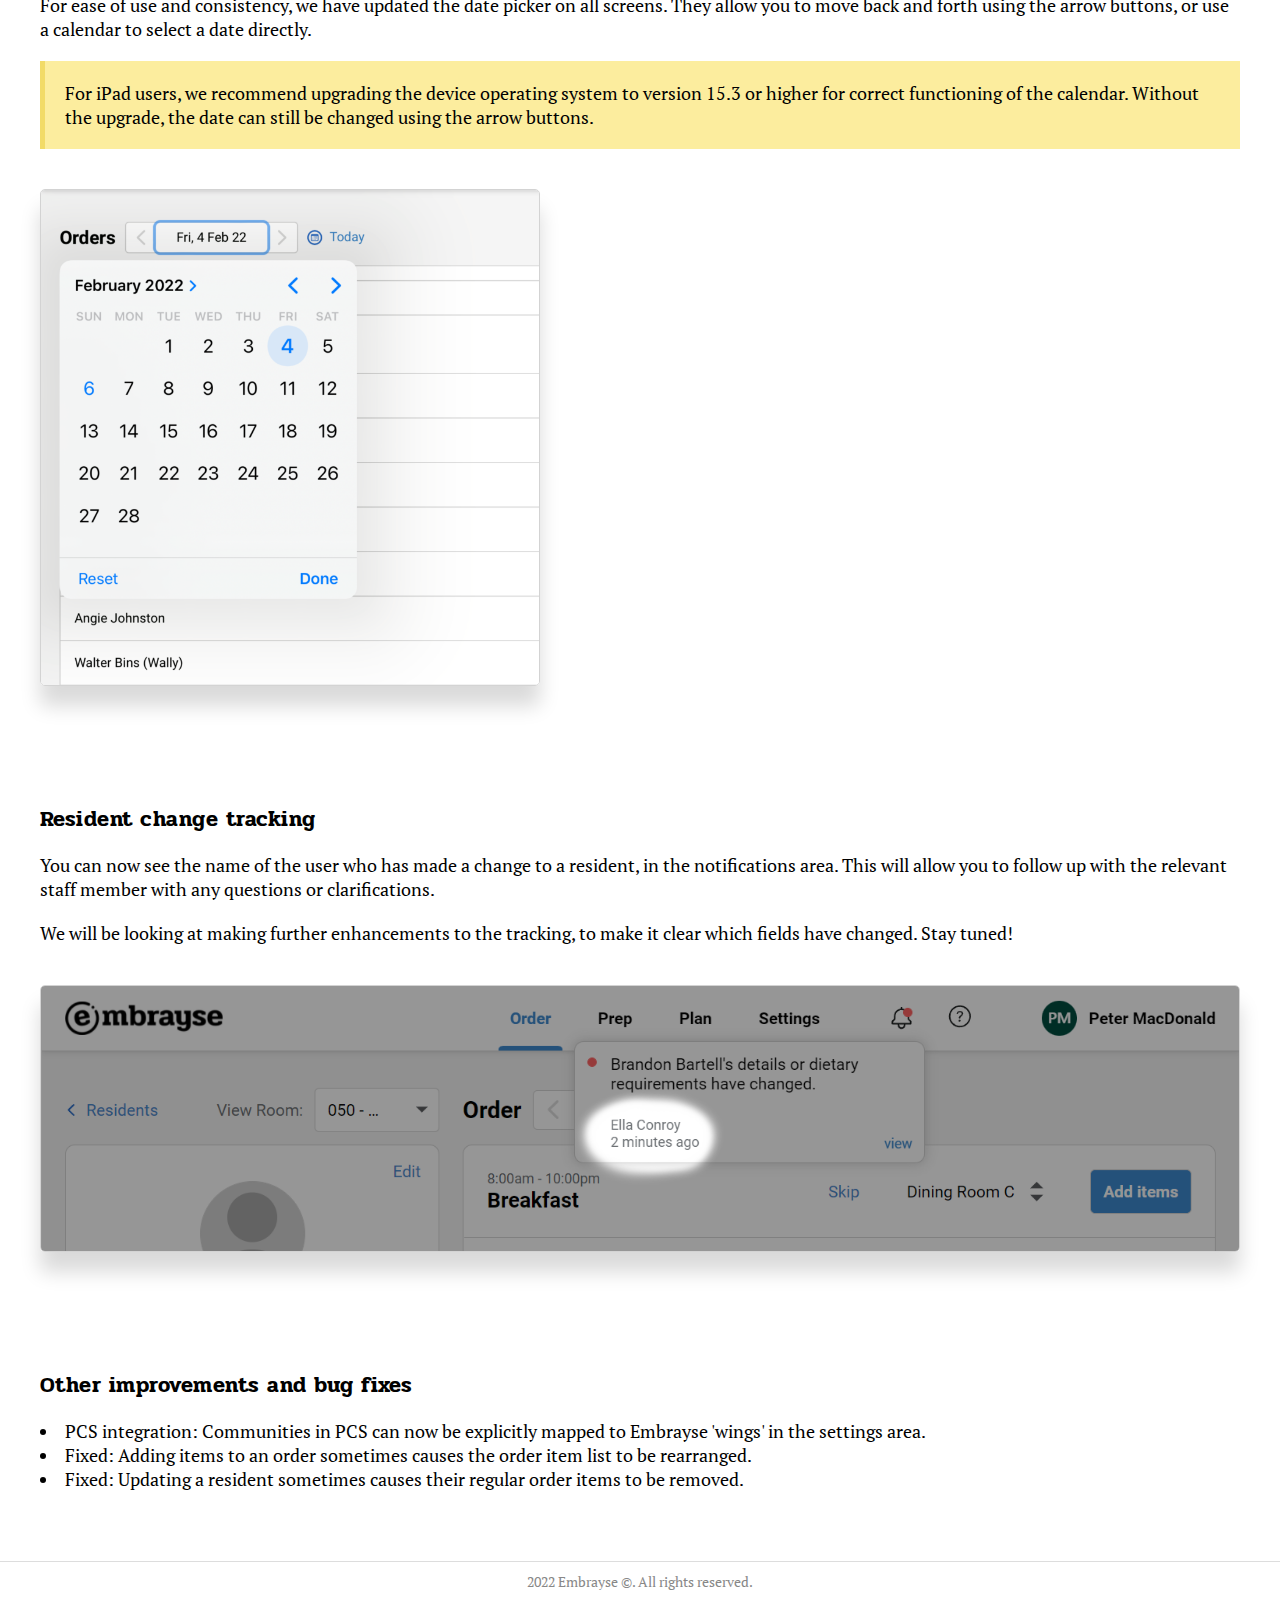
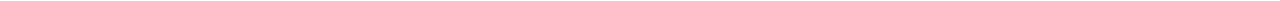
<file: release-notes/2022.1/index.html>
<!DOCTYPE html>
<html lang="en">
  <head>
    <meta charset="utf-8">
    <meta name="viewport" content="width=device-width, initial-scale=1.0">
    <meta name="keywords" content="Aged care, Elderly care, Nursing home, Catering, Meal management, Food management, Software">
    <meta name="description" content="A simple and intuitive catering app for aged care homes to help you and your team create menus, take orders on the go, prep and fulfill meals.">
    <meta name="author" content="Embrayse Pty Ltd">
    <meta name="robots" content="noindex">
    <title>Embrayse | What’s new in release 2022.1</title>

    <link rel="shortcut icon" type="image/x-icon" href="../../favicon.ico?">

    <!-- Bootstrap CSS -->
    <link rel="stylesheet" href="../../css/colors.css">
    <link rel="stylesheet" href="../../css/sizes.css">
    <link rel="stylesheet" href="../../css/reset.css">
    <link rel="stylesheet" href="../../css/main.css">
    <link rel="stylesheet" href="../../css/release-notes.css">

    <link rel="preconnect" href="https://fonts.googleapis.com">
    <link rel="preconnect" href="https://fonts.gstatic.com" crossorigin>
    <link href="https://fonts.googleapis.com/css2?family=PT+Sans:wght@700&family=PT+Serif:wght@400;700&family=Pridi:wght@300;400;600&display=swap" rel="stylesheet">
    <link rel="stylesheet"  href="https://fonts.googleapis.com/css?family=PT+Serif">
    <link rel="stylesheet"  href="https://fonts.googleapis.com/css?family=PT+Sans">

    <!-- Google Tag Manager -->
    <script>(function(w,d,s,l,i){w[l]=w[l]||[];w[l].push({'gtm.start':
      new Date().getTime(),event:'gtm.js'});var f=d.getElementsByTagName(s)[0],
      j=d.createElement(s),dl=l!='dataLayer'?'&l='+l:'';j.async=true;j.src=
      'https://www.googletagmanager.com/gtm.js?id='+i+dl;f.parentNode.insertBefore(j,f);
      })(window,document,'script','dataLayer','GTM-MWGM8WK');</script>
    <!-- End Google Tag Manager -->

  </head>
  
  <body>
    <header>
      <nav>
        <ul>
          <li>
            <a href="https://www.embrayse.com"><img class="logo" src="../../img/logo/embrayse-logo-lightbg.png" /></a>
          </li>
        </ul>
      </nav>
    </header>

    <main>
      <article>
        <section>
          <div class="content-container">
            <header>
              <h1>What’s new in release 2022.1</h1>
            </header>
            <p>
              It has been a challenging start to 2022 for aged care, with the ever-evolving COVID situation.
              Here at <strong>Embrayse</strong>, we are committed to helping our partners in whatever way possible.
              This first release for the year includes important efficiency and experience improvements for the staff
              and residents, and many more improvements are on our roadmap for the year:
            </p>
          </div>
        </section>

        <section>
          <div class="content-container">
            <h2>Auto-filled resident meal preferences</h2>
            <p>
              It is typical that a resident's preferences for a meal remains unchanged over time. For example if a resident
              prefers a large portion of chicken pasta, or does not want tomatoes in their salad, these choices will
              often be repeated whenever the items are on the menu.
            </p>
            <p>
              Embrayse now remembers these choices, so the portion size and any notes you add to a meal choice will
              automatically be added when a resident picks the same meal in the future. This will provide noticeable
              time savings in order collection, as it reduces the amount of typing required on tablets. It should also
              help improve the accuracy of orders if, for some reason, the resident cannot be asked about their preference.
            </p>
            <p class="notice">
              It is still important for staff to always double-check any notes on a meal choice, as it may no longer be
              relevant.
            </p>
            <div class="img-row">
              <img class="feature-screenshot" src="preferences.gif" style="width: 100%" />
            </div>
          </div>
        </section>
        
        <section>
          <div class="content-container">
            <h2>Printer settings</h2>
            <p>
              Administrators can now change docket printer settings, including two new settings to change the margins
              at the top and bottom of the dockets. Changing the margins may be helpful in hanging the dockets or
              placing them in trays without the text becoming obscured.
            </p>
            <p>
              For more information about printers and printer configuration, please visit our
              <a href="https://help.embrayse.com" rel="noreferrer" target="_blank">help centre</a> (more on that below).
            </p>
            <div class="img-row">
              <img class="feature-screenshot border" src="printer-settings.png" style="width: 100%" />
            </div>
          </div>
        </section>

        <section>
          <div class="content-container">
            <h2>Embrayse help centre</h2>
            <p>
              <a href="https://help.embrayse.com" rel="noreferrer" target="_blank">Embrayse help centre (https://help.embrayse.com)</a>
              is your new stop for finding help and assistance for Embrayse, as well as giving us feedback. You can
              open the site directly from Embrayse using the new help icon in the header. There are
              two parts to the help centre:
              <ul>
                <li>
                  <strong>Knowledge Base:</strong> contains articles about advanced topics on configuring and getting
                  the most out of Embrayse. We will be continuing to expand this part of the site.
                </li>
                <br/>
                <li>
                  <strong>Support Tickets:</strong> you can submit support tickets or feedback through the site. You can directly
                  submit the ticket, or additionally sign up with a password which will help you track your submitted
                  tickets. Please keep in mind that we will continue to provide phone support during business hours.
                  Our contact information are listed <a href="https://help.embrayse.com/portal/en/kb/articles/contact" rel="noreferrer" target="_blank">here</a>.
                </li>
              </ul>
            </p>
            <div class="img-row">
              <img class="feature-screenshot border" src="help-centre.jpg" style="width: 100%" />
            </div>
          </div>
        </section>
        
        <section>
          <div class="content-container">
            <h2>Updated date picker</h2>
            <p>
              For ease of use and consistency, we have updated the date picker on all screens. They allow you to
              move back and forth using the arrow buttons, or use a calendar to select a date directly.
            </p>
            <p class="notice">
              For iPad users, we recommend upgrading the device operating system to version 15.3 or higher for correct
              functioning of the calendar. Without the upgrade, the date can still be changed using the arrow buttons.
            </p>
            <img class="feature-screenshot border" src="date-picker.png" style="max-width: 500px; width: 100%" />
          </div>
        </section>

        <section>
          <div class="content-container">
            <h2>Resident change tracking</h2>
            <p>
              You can now see the name of the user who has made a change to a resident, in the notifications area. This
              will allow you to follow up with the relevant staff member with any questions or clarifications.
            </p>
            <p>
              We will be looking at making further enhancements to the tracking, to make it clear which fields
              have changed. Stay tuned!
            </p>
            <img class="feature-screenshot border" src="track-user.png" style="width: 100%" />
          </div>
        </section>

        <section>
          <div class="content-container">
            <h2>Other improvements and bug fixes</h2>
            <ul>
              <li>PCS integration: Communities in PCS can now be explicitly mapped to Embrayse 'wings' in the settings area.</li>
              <li>Fixed: Adding items to an order sometimes causes the order item list to be rearranged.</li>
              <li>Fixed: Updating a resident sometimes causes their regular order items to be removed.</li>
            </ul>
            </p>
          </div>
        </section>

      </article>
    </main>

    <footer>
      <div>2022 Embrayse ©. All rights reserved.</div>
    </footer>
  </body>
</html>
</file>
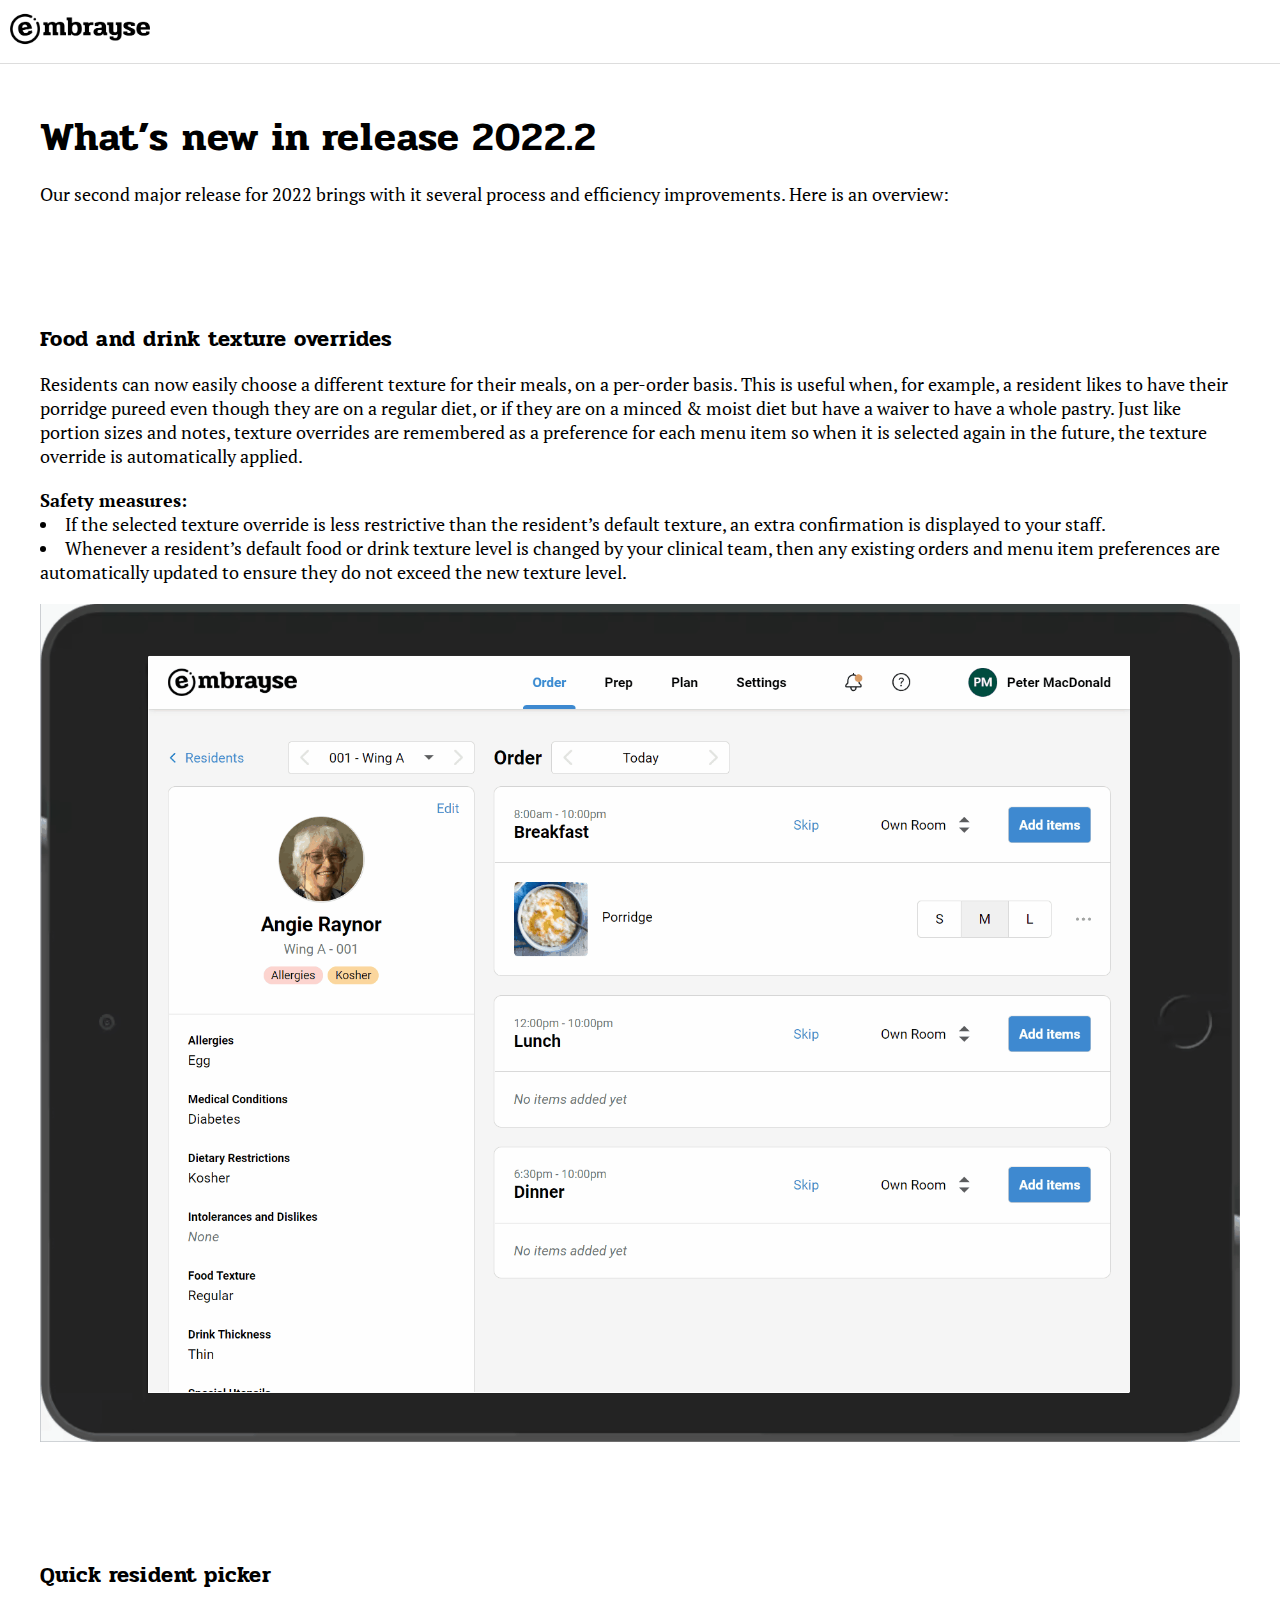
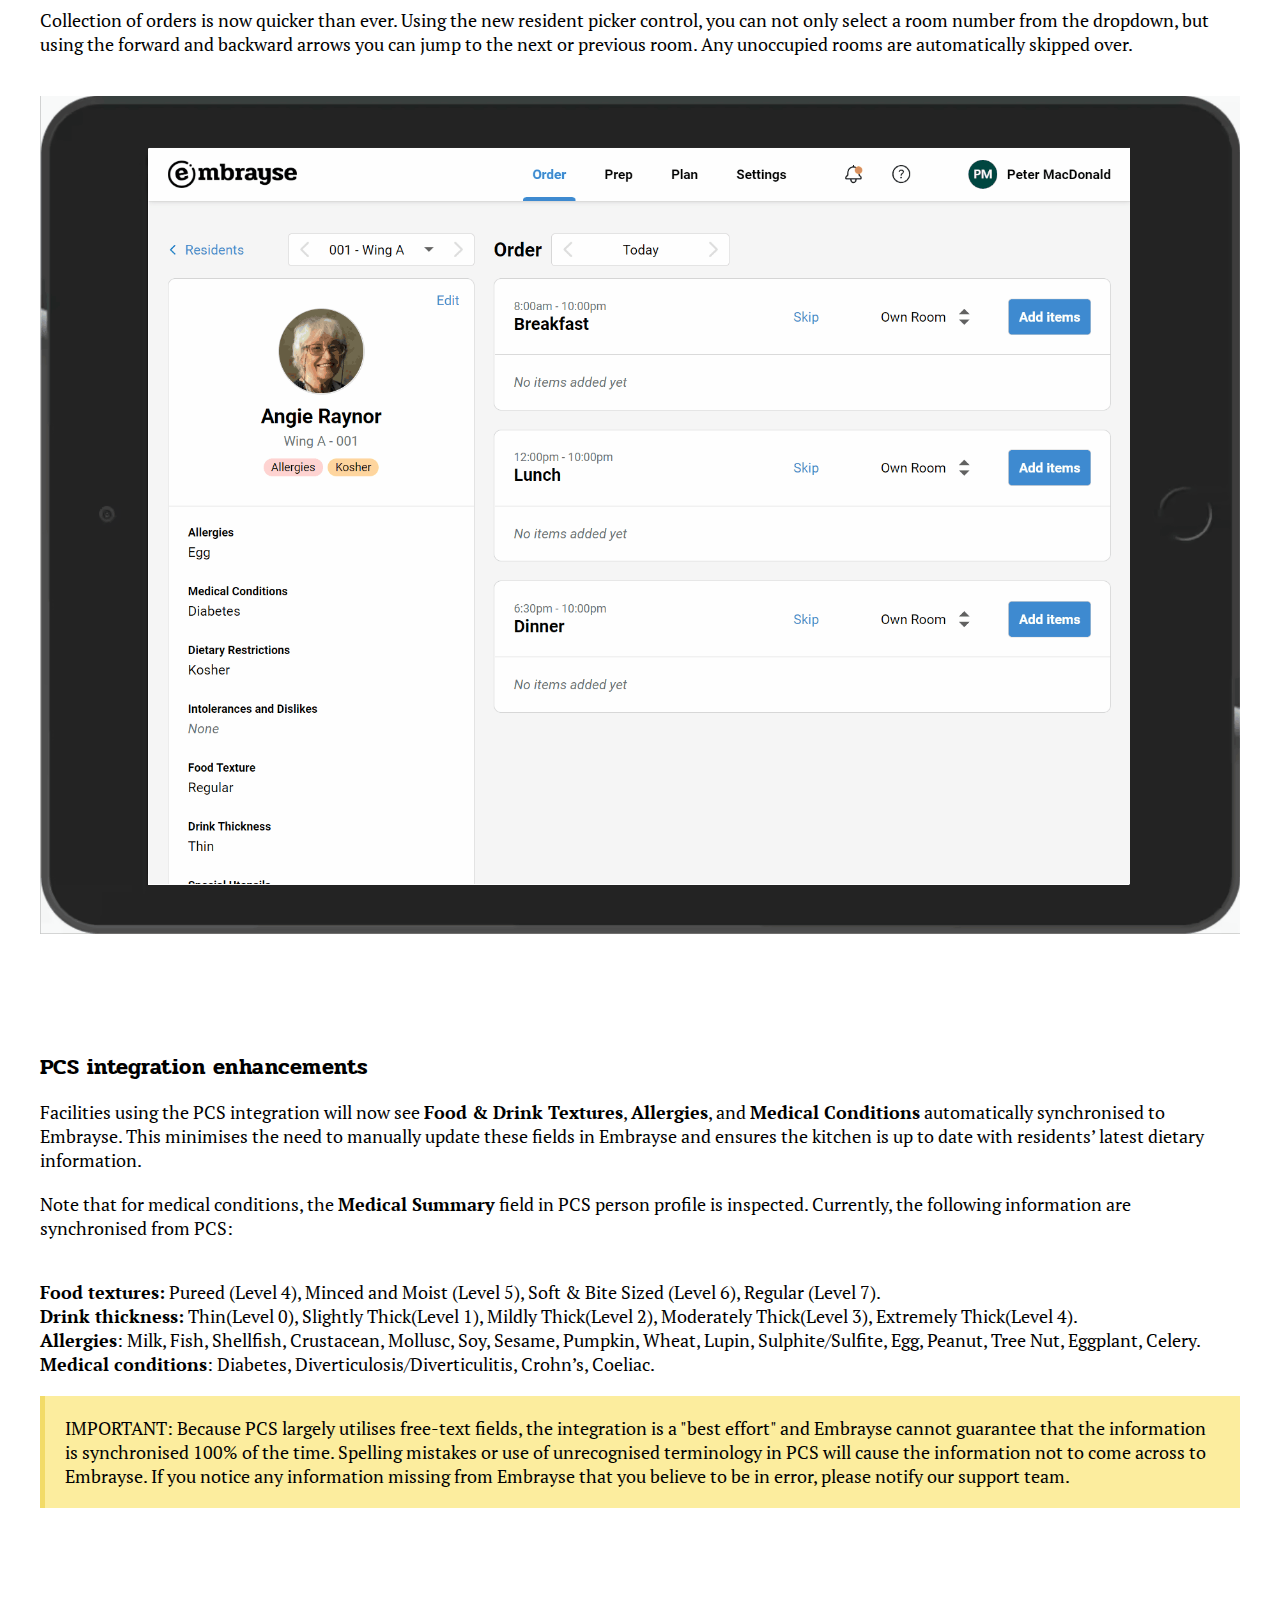
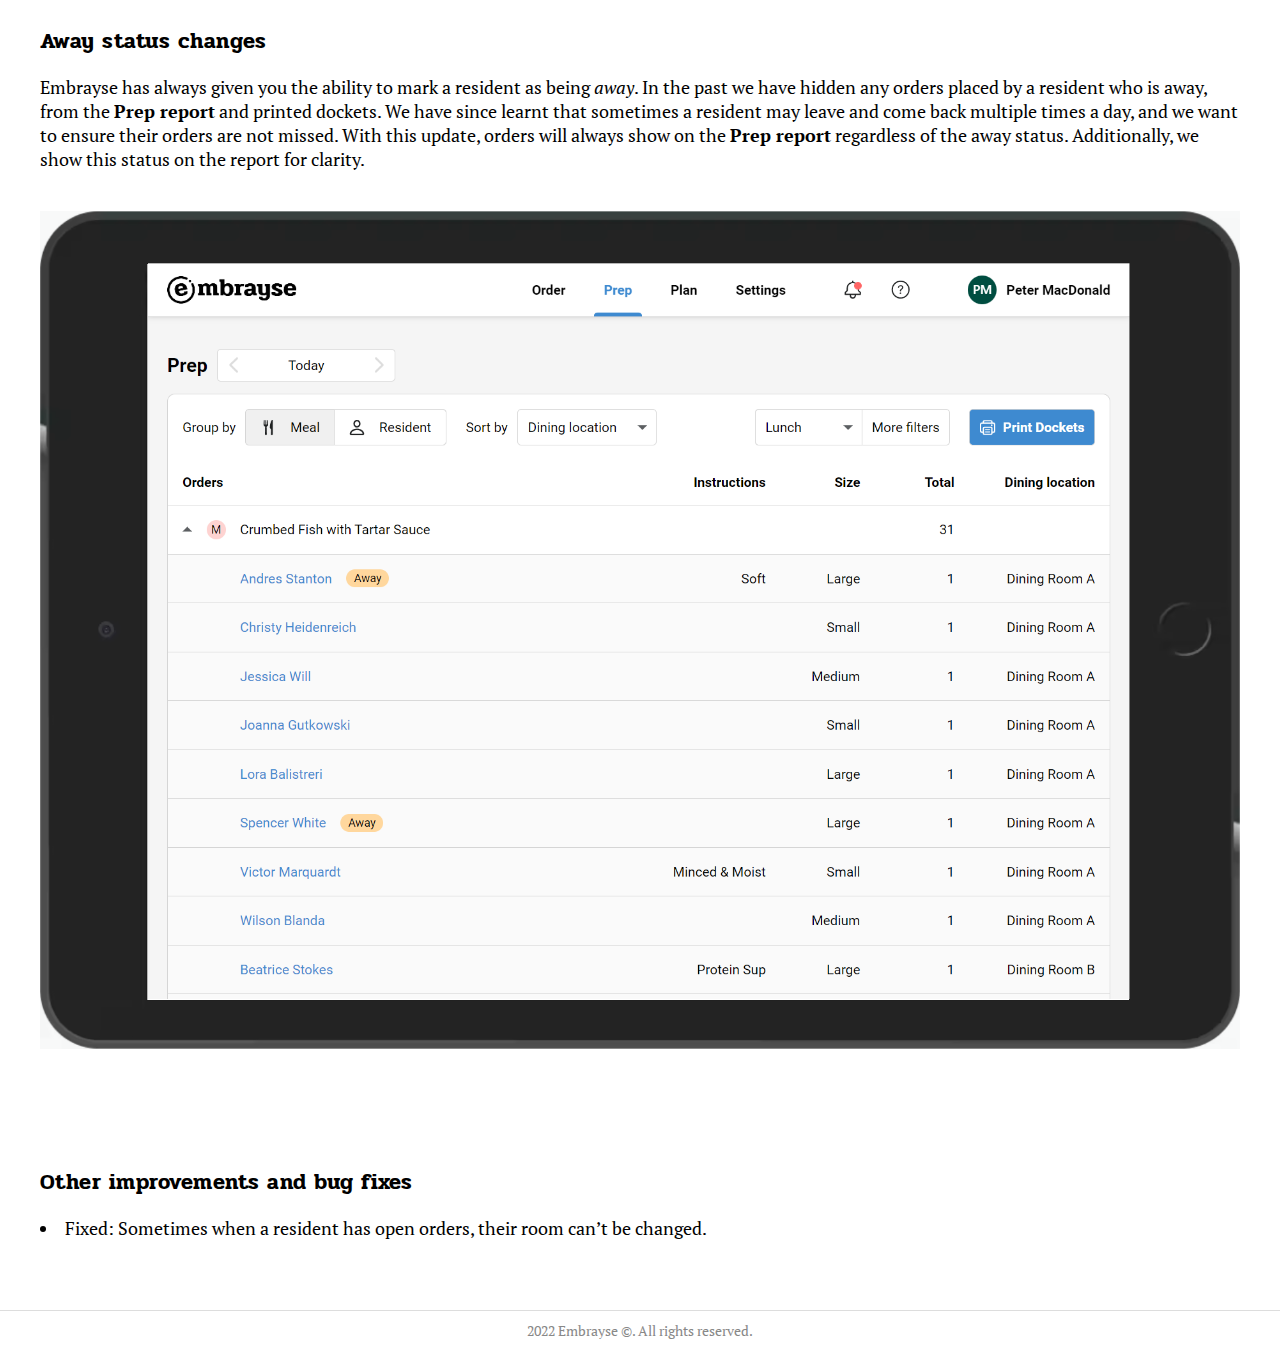
<file: release-notes/2022.2/index.html>
<!DOCTYPE html>
<html lang="en">
  <head>
    <meta charset="utf-8">
    <meta name="viewport" content="width=device-width, initial-scale=1.0">
    <meta name="keywords" content="Aged care, Elderly care, Nursing home, Catering, Meal management, Food management, Software">
    <meta name="description" content="A simple and intuitive catering app for aged care homes to help you and your team create menus, take orders on the go, prep and fulfill meals.">
    <meta name="author" content="Embrayse Pty Ltd">
    <meta name="robots" content="noindex">
    <title>Embrayse | What’s new in release 2022.2</title>

    <link rel="shortcut icon" type="image/x-icon" href="../../favicon.ico?">

    <!-- Bootstrap CSS -->
    <link rel="stylesheet" href="../../css/colors.css">
    <link rel="stylesheet" href="../../css/sizes.css">
    <link rel="stylesheet" href="../../css/reset.css">
    <link rel="stylesheet" href="../../css/main.css">
    <link rel="stylesheet" href="../../css/release-notes.css">

    <link rel="preconnect" href="https://fonts.googleapis.com">
    <link rel="preconnect" href="https://fonts.gstatic.com" crossorigin>
    <link href="https://fonts.googleapis.com/css2?family=PT+Sans:wght@700&family=PT+Serif:wght@400;700&family=Pridi:wght@300;400;600&display=swap" rel="stylesheet">
    <link rel="stylesheet"  href="https://fonts.googleapis.com/css?family=PT+Serif">
    <link rel="stylesheet"  href="https://fonts.googleapis.com/css?family=PT+Sans">

    <!-- Google Tag Manager -->
    <script>(function(w,d,s,l,i){w[l]=w[l]||[];w[l].push({'gtm.start':
      new Date().getTime(),event:'gtm.js'});var f=d.getElementsByTagName(s)[0],
      j=d.createElement(s),dl=l!='dataLayer'?'&l='+l:'';j.async=true;j.src=
      'https://www.googletagmanager.com/gtm.js?id='+i+dl;f.parentNode.insertBefore(j,f);
      })(window,document,'script','dataLayer','GTM-MWGM8WK');</script>
    <!-- End Google Tag Manager -->

  </head>
  
  <body>
    <header>
      <nav>
        <ul>
          <li>
            <a href="https://www.embrayse.com"><img class="logo" src="../../img/logo/embrayse-logo-lightbg.png" /></a>
          </li>
        </ul>
      </nav>
    </header>

    <main>
      <article>
        <section>
          <div class="content-container">
            <header>
              <h1>What’s new in release 2022.2</h1>
            </header>
            <p>
              Our second major release for 2022 brings with it several process and efficiency improvements. Here is an
              overview:
            </p>
          </div>
        </section>

        <section>
          <div class="content-container">
            <h2>Food and drink texture overrides</h2>
            <p>
              Residents can now easily choose a different texture for their meals, on a per-order basis. This is
              useful when, for example, a resident likes to have their porridge pureed even though they are on a regular
              diet, or if they are on a minced & moist diet but have a waiver to have a whole pastry. Just like portion
              sizes and notes, texture overrides are remembered as a preference for each menu item so when it is selected
              again in the future, the texture override is automatically applied.
            </p>
            <strong>Safety measures:</strong>
            <ul>
              <li>
                If the selected texture override is less restrictive than the resident’s default texture,
                an extra confirmation is displayed to your staff.
              </li>
              <li>
                Whenever a resident’s default food or drink texture level is changed by your clinical team, then
                any existing orders and menu item preferences are automatically updated to ensure they do not exceed the
                new texture level.
              </li>
            </ul>
            <div class="img-row">
              <img class="feature-screenshot" src="override-texture.gif" style="width: 100%" />
            </div>
          </div>
        </section>
        
        <section>
          <div class="content-container">
            <h2>Quick resident picker</h2>
            <p>
              Collection of orders is now quicker than ever. Using the new resident picker control, you can not only
              select a room number from the dropdown, but using the forward and backward arrows you can jump to the next
              or previous room. Any unoccupied rooms are automatically skipped over.
            </p>
            <div class="img-row">
              <img class="feature-screenshot" src="resident-picker.gif" style="width: 100%" />
            </div>
          </div>
        </section>

        <section>
          <div class="content-container">
            <h2>PCS integration enhancements</h2>
            <p>
              Facilities using the PCS integration will now see <strong>Food & Drink Textures</strong>,
              <strong>Allergies</strong>, and <strong>Medical Conditions</strong> automatically synchronised to Embrayse.
              This minimises the need to manually update these fields in Embrayse and ensures the kitchen is up to date
              with residents’ latest dietary information.
            </p>

            <p>
            Note that for medical conditions, the <strong>Medical Summary</strong> field in PCS person profile is
            inspected. Currently, the following information are synchronised from PCS:
            </p>

            <p>
              <div>
                <strong style="display: inline">Food textures:</strong> Pureed (Level 4), Minced and Moist (Level 5), Soft & Bite Sized (Level 6), Regular (Level 7).
              </div>
              <div>
                <strong>Drink thickness:</strong> Thin(Level 0), Slightly Thick(Level 1), Mildly Thick(Level 2), Moderately Thick(Level 3), Extremely Thick(Level 4).
              </div>
              <div>
                <strong>Allergies</strong>: Milk, Fish, Shellfish, Crustacean, Mollusc, Soy, Sesame, Pumpkin, Wheat, Lupin, Sulphite/Sulfite, Egg, Peanut, Tree Nut, Eggplant, Celery.
              </div>
              <div>
                <strong>Medical conditions</strong>: Diabetes, Diverticulosis/Diverticulitis, Crohn’s, Coeliac.
              </div>
            </p>

            <p class="notice">
              IMPORTANT: Because PCS largely utilises free-text fields, the integration is a "best effort" and Embrayse
              cannot guarantee that the information is synchronised 100% of the time. Spelling mistakes or use of
              unrecognised terminology in PCS will cause the information not to come across to Embrayse. If you notice
              any information missing from Embrayse that you believe to be in error, please notify our support team.
            </p>
          </div>
        </section>

        <section>
          <div class="content-container">
            <h2>Away status changes</h2>
            <p>
              Embrayse has always given you the ability to mark a resident as being <em>away</em>. In the past we have hidden
              any orders placed by a resident who is away, from the <strong>Prep report</strong> and printed dockets. We
              have since learnt that sometimes a resident may leave and come back multiple times a day, and we want to ensure
              their orders are not missed. With this update, orders will always show on the <strong>Prep report</strong>
              regardless of the away status. Additionally, we show this status on the report for clarity.
            </p>
            <div class="img-row">
              <img class="feature-screenshot" src="away-status.png" style="width: 100%" />
            </div>
          </div>
        </section>

        <section>
          <div class="content-container">
            <h2>Other improvements and bug fixes</h2>
            <ul>
              <li>Fixed: Sometimes when a resident has open orders, their room can’t be changed.</li>
            </ul>
            </p>
          </div>
        </section>

      </article>
    </main>

    <footer>
      <div>2022 Embrayse ©. All rights reserved.</div>
    </footer>
  </body>
</html>
</file>
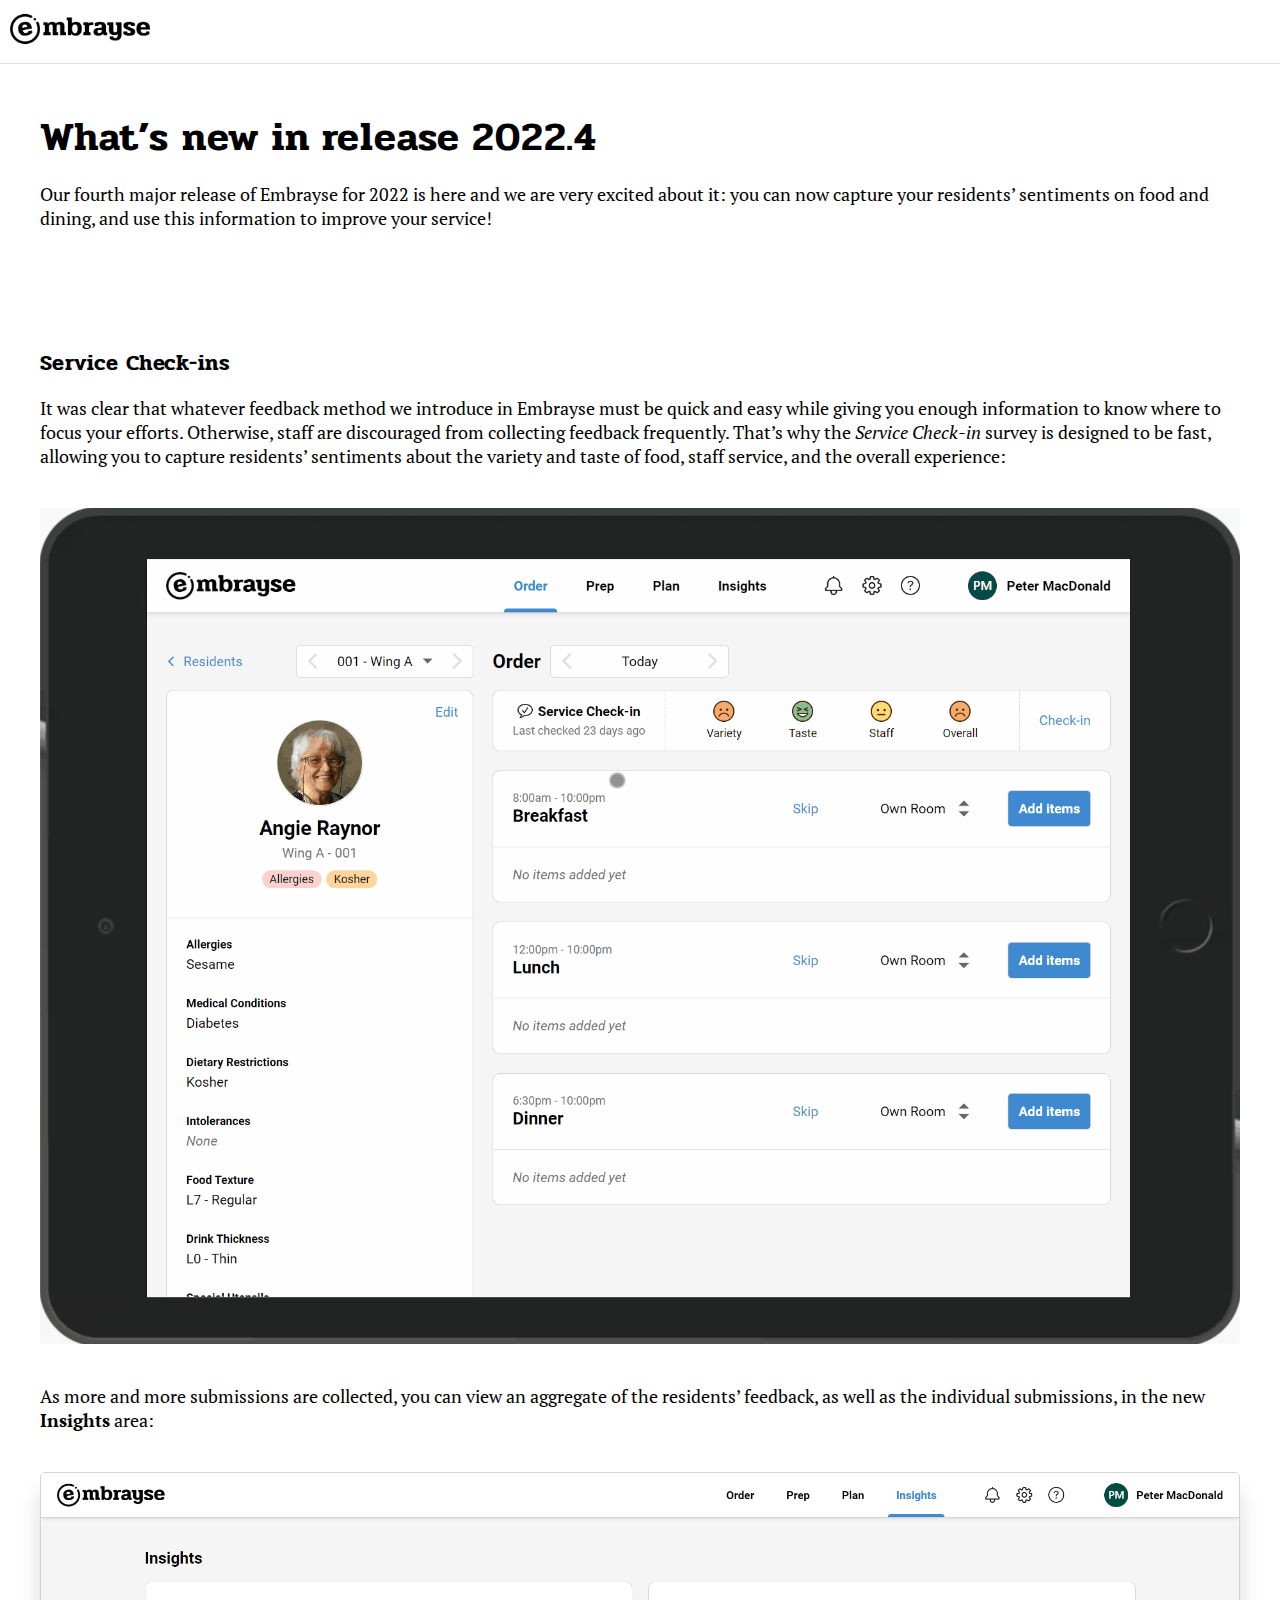
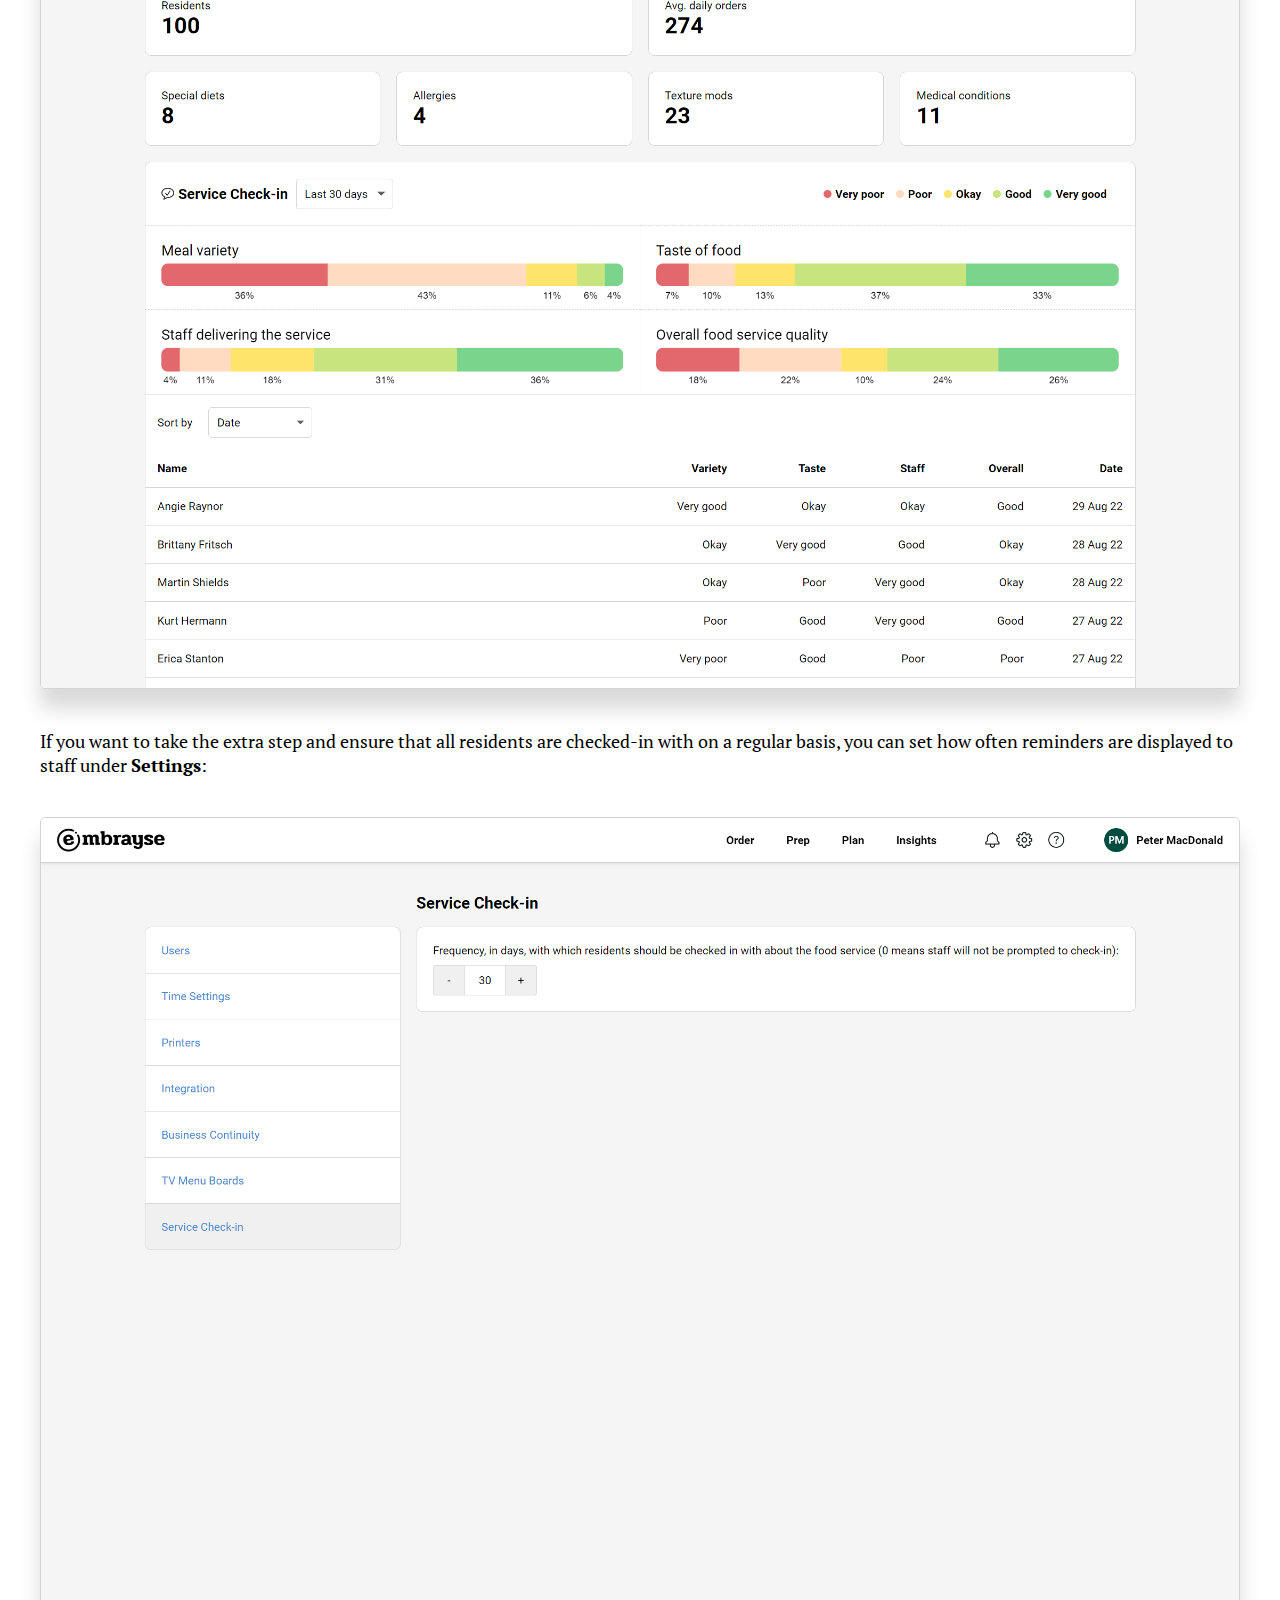
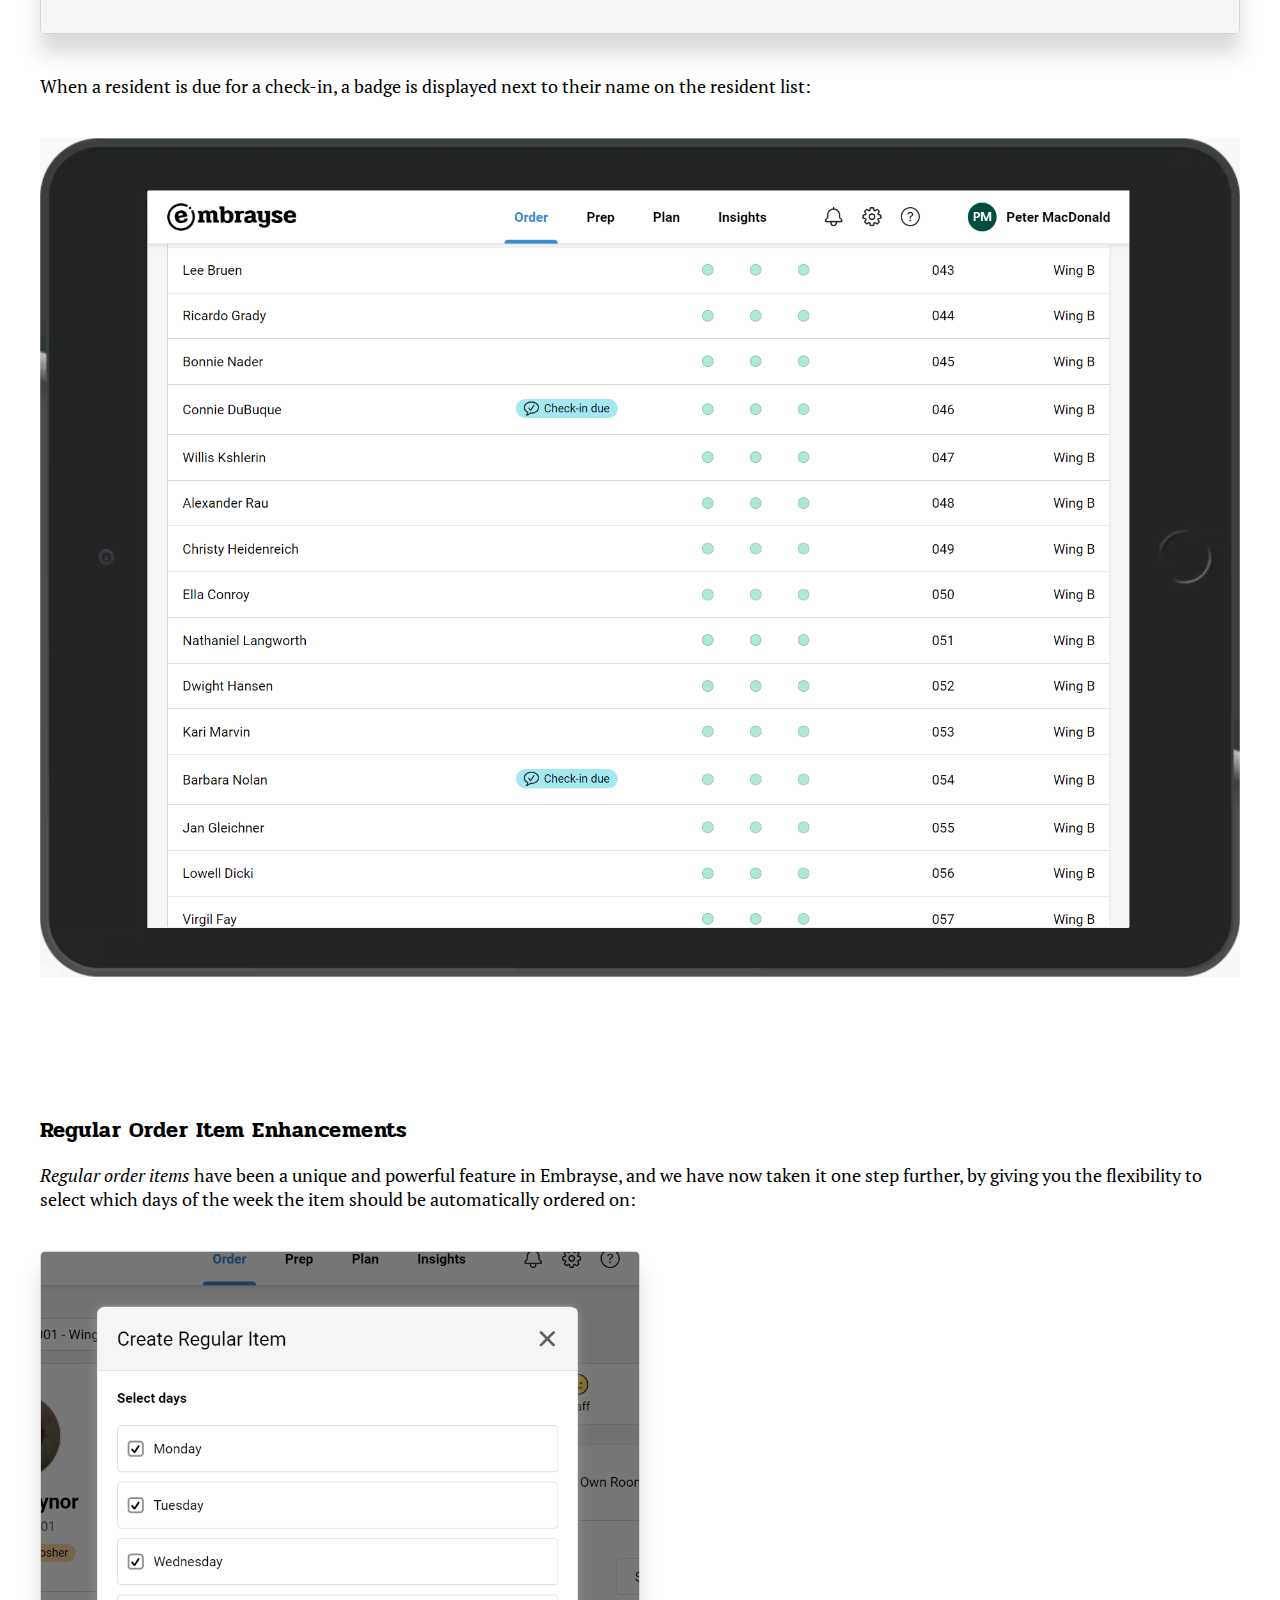
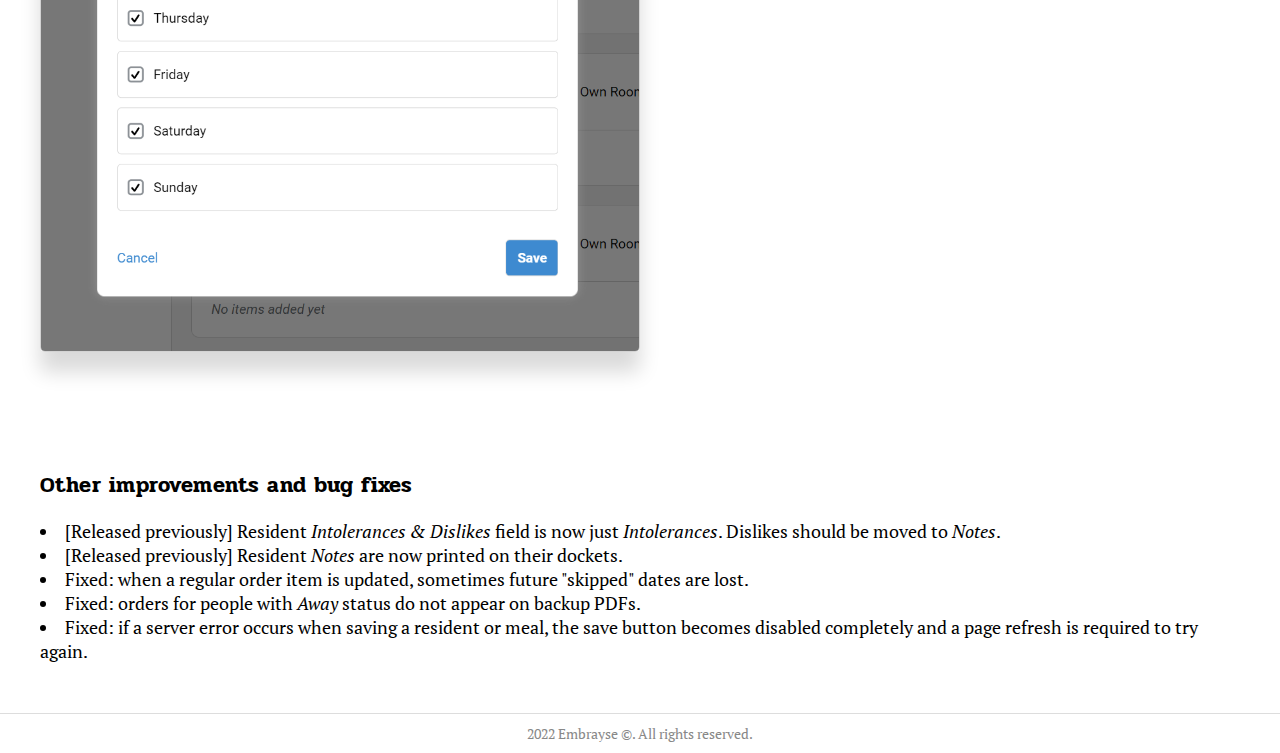
<file: release-notes/2022.4/index.html>
<!DOCTYPE html>
<html lang="en">
  <head>
    <meta charset="utf-8">
    <meta name="viewport" content="width=device-width, initial-scale=1.0">
    <meta name="keywords" content="Aged care, Elderly care, Nursing home, Catering, Meal management, Food management, Software">
    <meta name="description" content="A simple and intuitive catering app for aged care homes to help you and your team create menus, take orders on the go, prep and fulfill meals.">
    <meta name="author" content="Embrayse Pty Ltd">
    <meta name="robots" content="noindex">
    <title>Embrayse | What’s new in release 2022.4</title>

    <link rel="shortcut icon" type="image/x-icon" href="../../favicon.ico?">

    <!-- Bootstrap CSS -->
    <link rel="stylesheet" href="../../css/colors.css">
    <link rel="stylesheet" href="../../css/sizes.css">
    <link rel="stylesheet" href="../../css/reset.css">
    <link rel="stylesheet" href="../../css/main.css">
    <link rel="stylesheet" href="../../css/release-notes.css">

    <link rel="preconnect" href="https://fonts.googleapis.com">
    <link rel="preconnect" href="https://fonts.gstatic.com" crossorigin>
    <link href="https://fonts.googleapis.com/css2?family=PT+Sans:wght@700&family=PT+Serif:wght@400;700&family=Pridi:wght@300;400;600&display=swap" rel="stylesheet">
    <link rel="stylesheet"  href="https://fonts.googleapis.com/css?family=PT+Serif">
    <link rel="stylesheet"  href="https://fonts.googleapis.com/css?family=PT+Sans">

    <!-- Google Tag Manager -->
    <script>(function(w,d,s,l,i){w[l]=w[l]||[];w[l].push({'gtm.start':
      new Date().getTime(),event:'gtm.js'});var f=d.getElementsByTagName(s)[0],
      j=d.createElement(s),dl=l!='dataLayer'?'&l='+l:'';j.async=true;j.src=
      'https://www.googletagmanager.com/gtm.js?id='+i+dl;f.parentNode.insertBefore(j,f);
      })(window,document,'script','dataLayer','GTM-MWGM8WK');</script>
    <!-- End Google Tag Manager -->

  </head>
  
  <body>
    <header>
      <nav>
        <ul>
          <li>
            <a href="https://www.embrayse.com"><img class="logo" src="../../img/logo/embrayse-logo-lightbg.png" /></a>
          </li>
        </ul>
      </nav>
    </header>

    <main>
      <article>
        <section>
          <div class="content-container">
            <header>
              <h1>What’s new in release 2022.4</h1>
            </header>
            <p>
              Our fourth major release of Embrayse for 2022 is here and we are very excited about it: you can now
              capture your residents’ sentiments on food and dining, and use this information to improve your service!
            </p>
          </div>
        </section>

        <section>
          <div class="content-container">
            <h2>Service Check-ins</h2>
            <p>
              It was clear that whatever feedback method we introduce in Embrayse must be quick and easy while
              giving you enough information to know where to focus your efforts. Otherwise, staff are
              discouraged from collecting feedback frequently. That’s why the <em>Service Check-in</em> survey is
              designed to be fast, allowing you to capture residents’ sentiments about the variety and taste of food,
              staff service, and the overall experience:
            </p>
            <p class="img-row">
              <img class="feature-screenshot" src="service-checkin.gif" style="width: 100%" />
            </p>
            <p>As more and more submissions are collected, you can view an aggregate of the residents’ feedback, as well as
              the individual submissions, in the new <strong>Insights</strong> area:</p>
            <p class="img-row">
              <img class="feature-screenshot border" src="insights.png" style="width: 100%" />
            </p>
            <p>If you want to take the extra step and ensure that all residents are checked-in with on a regular basis,
              you can set how often reminders are displayed to staff under <strong>Settings</strong>:</p>
            <p class="img-row">
              <img class="feature-screenshot border" src="checkin-settings.png" style="width: 100%" />
            </p>
            <p>When a resident is due for a check-in, a badge is displayed next to their name on the resident list:</p>
            <p class="img-row">
              <img class="feature-screenshot" src="checkin-prompt.png" style="width: 100%" />
            </p>
          </div>
        </section>
        
        <section>
          <div class="content-container">
            <h2>Regular Order Item Enhancements</h2>
            <p>
              <em>Regular order items</em> have been a unique and powerful feature in Embrayse, and we have now taken it
              one step further, by giving you the flexibility to select which days of the week the item should be
              automatically ordered on:
            </p>
            <div class="img-row">
              <img class="feature-screenshot border" src="regular-item-days.png" style="max-width: 600px; width: 100%" />
            </div>
          </div>
        </section>

        <section>
          <div class="content-container">
            <h2>Other improvements and bug fixes</h2>
            <ul>
              <li>
                [Released previously] Resident <em>Intolerances & Dislikes</em> field is now just <em>Intolerances</em>. Dislikes should be moved to <em>Notes</em>.
              </li>
              <li>
                [Released previously] Resident <em>Notes</em> are now printed on their dockets.
              </li>
              <li>
                Fixed: when a regular order item is updated, sometimes future "skipped" dates are lost.
              </li>
              <li>
                Fixed: orders for people with <em>Away</em> status do not appear on backup PDFs.
              </li>
              <li>
                Fixed: if a server error occurs when saving a resident or meal, the save button becomes disabled completely and a page refresh is required to try again.
              </li>
            </ul>
          </div>
        </section>
      </article>
    </main>

    <footer>
      <div>2022 Embrayse ©. All rights reserved.</div>
    </footer>
  </body>
</html>
</file>
<file: css/colors.css>
:root {
  --color-brand: #f97794;
  --color-bg-primary: #fff;
  --color-bg-secondary: #fafafa;
  --color-text-primary: #000;
  --color-text-secondary: #888;
  --color-text-cta-button: #fff;
  --color-border: #ddd;
  --color-border-dark: #a7a7a7;
  --color-bg-warning: #fced9e;
  --color-border-warning: #f2db68;
}
</file>
<file: css/sizes.css>
:root {
  --font-size-header-small: 1.22rem;
  --font-size-header-medium: 1.56rem;
  --font-size-header-large: 2.22rem;

  --font-size-body-fineprint: 0.78rem; 
  --font-size-body-small: 0.89rem;
  --font-size-body-normal: 1rem;
  --font-size-body-large: 1.22rem;
}
</file>
<file: css/main.css>
html {
  font-size: 18px;
}

h1, h2 {
  font-family: "Pridi";
  font-weight: 600;
  line-height: 1.2;
  margin-bottom: 20px;
  letter-spacing: 0.022em;
}

h1 {
  font-size: var(--font-size-header-large);
}

h2 {
  font-size: var(--font-size-header-small);
}

h1.soft {
  font-family: "PT Serif";
  font-weight: Normal;
  font-style: italic;
}

p {
  margin-bottom: 20px;
}

.button, .button-secondary {
  font-family: "PT Sans";
  font-weight: bold;
  display: inline-block;
  background-color: var(--color-brand);
  color: var(--color-text-cta-button);
  padding: 5px 10px;
  border-radius: 5px;
  font-size: var(--font-size-body-large);
  vertical-align: middle;
}

.button.small {
  font-size: var(--font-size-body-small);
}

.button-secondary {
  background-color: transparent;
  border: 1px solid black;
  color: black;
  font-weight: normal;
}

.large-bottom-margin {
  margin-bottom: 80px;
}

header nav ul {
  display: flex;
  align-items: center;
  width: 100%;
  padding: 10px;
  border-bottom: 1px solid var(--color-border);
}

header nav ul li:first-child {
  flex-grow: 1;
  display: flex;
  align-items: center;
}

header img.logo {
  width: 140px;
}

body {
  font-family: "PT Serif", Arial, "Lucida Grande", sans-serif;
  font-weight: 300;
  -moz-osx-font-smoothing: grayscale;
}

body > main > article > section {
  background-color: var(--color-bg-primary);
  overflow-x: hidden;
  padding: 80px 0;
}

body > main > article > section.alt {
  background-color: var(--color-bg-secondary);
  border-top: 1px solid var(--color-border);
  border-bottom: 1px solid var(--color-border);
  background-image: url(../img/bg/food.jpg);
}

.content-container {
  max-width: 1280px;
  width: 100%;
  margin: 0 auto;
  padding: 0 40px;
  display: flex;
  flex-direction: column;
}

.content-container.centered {
  align-items: center;
  text-align: center;
}

.content-container:not(:last-of-type) {
  margin-bottom: 80px;
}

.info-box {
  max-width: 700px;
}

.info-box h1 {
  margin-bottom: 40px;
}

.info-box.secondary {
  font-size: var(--font-size-body-small);
}

.info-box.secondary h1 {
  font-size: var(--font-size-header-medium);
  margin-bottom: 20px;
}

.hero-box {
  display: flex;
  align-items: center;
}

.hero-box > * {
  flex: 1 1 0;
}

.hero-box > :not(:first-child) {
  margin-left: 20px;
}

.hero-box .actions {
  display: inline-flex;
  flex-wrap: wrap;
  gap: 5px;
}

.hero-image {
  display: flex;
}

.hero-image.right {
  justify-content: flex-end;
}

.hero-image img {
  width: 500px;
  border-radius: 16px;
  box-shadow: 0 20px 20px rgba(0, 0, 0, 0.15);
}

.hero-image > iframe {
    width: 608px;
    height: 342px;
}

.punchline {
  font-size: var(--font-size-body-large);
}

.photo-desc {
  width: 100%;
  height: 600px;
  display: flex;
}

.photo-desc > * {
  width: 50%;
}

.photo-desc.left {
  flex-direction: row-reverse;
}

.photo-desc .desc {
  align-self: center;
}

.photo-desc .desc > :not(:last-child) {
  margin-bottom: 80px;
}

.photo-desc .img-container {
  position: relative;
}

.photo-desc img {
  height: 600px;
  position: absolute;
  left: 150px;
}

.photo-desc.left img {
  left: unset;
  right: 150px;
}

.pricing {
  font-size: 16px;
  display: flex;
  flex-direction: column;
  align-items: center;
  margin-top: 40px;
}

.pricing .breakdown {
  display: flex;
  justify-content: center;
  margin-bottom: 20px;
}

.pricing .breakdown > * {
  flex: 1 1;
  max-width: 500px;
  padding: 20px 60px;
}

.pricing .breakdown > :first-child {
  border-right: 1px solid var(--color-border);
}

.pricing .monthly {
  display: flex;
  align-items: center;
  justify-content: center;
}

.pricing .monthly > :first-child {
  font-size: 80px;
  font-family: "Pridi";
  font-weight: lighter;
  margin-right: 15px;
}

.pricing .monthly > :nth-child(2) {
  color: var(--color-text-secondary);
  text-align: left;
  font-size: 14px;
}

.pricing .inclusions {
  text-align: left;
}

.pricing .inclusions ul li {
  margin-bottom: 20px;
}

.pricing .inclusions ul li::before {
  content: '✓';
  font-size: 21px;
  margin-right: 10px;
}

.pricing .fineprint {
  font-size: var(--font-size-body-fineprint);
  max-width: 400px;
  margin-top: 20px;
}

.empower img {
  margin-bottom: 20px;
}

ul.steps {
  display: flex;
  margin: 80px 0 ;
}

ul.steps li {
  flex: 1 1 0;
  padding: 0 40px;
  font-size: var(--font-size-body-small);
}

.info-grid {
  display: grid;
  grid-template-columns: 1fr 1fr 1fr;
  grid-gap: 60px;
  margin: 40px 0;
}

.info-grid > * {
  text-align: left;
}

.team {
  display: flex;
  width: 100%;
}

.team > .seperator {
  flex: 1 1 0;
}

.team img {
  width: 220px;
  border-radius: 16px;
}

.team .name {
  font-family: "Pridi";
  font-weight: 600;
  font-size: var(--font-size-header-small);
  line-height: 1;
  margin: 10px 0;
}

.team .role {
  font-size: var(--font-size-body-small);
  color: var(--color-text-secondary);
}

.get-in-touch {
  margin-top: 60px;
}

.get-in-touch a {
  text-decoration: underline;
}

img.emoji {
  width: 20px;
  vertical-align: sub;
}

form {
  font-family: "Arial";
  width: 100%;
  max-width: 420px;
}

form .form-group {
  display: flex;
  flex-direction: column;
  margin-bottom: 25px;
  align-items: flex-start;
}

form input, form textarea {
  padding: 10px;
  border: 1px solid var(--color-border-dark);
  border-radius: 4px;
  width: 100%;
  font-size: var(--font-size-body-normal);
}

form label {
  font-size: var(--font-size-body-small);
  margin-bottom: 5px;
}

form label > span {
  color: var(--color-text-secondary);
  font-style: italic;
}

form .button {
  padding: 10px;
  width: 100%;
}

#contactForm {
  margin-top: 40px;
}

.submit-message-container {
  position: relative;
}

#submission-message {
  margin-top: 5px;
  font-size: var(--font-size-body-fineprint);
  transition: opacity 0.4s;
}

#submission-spinner {
  opacity: 0;
  transition: opacity 0.3s;
}

footer {
  font-size: var(--font-size-body-fineprint);
  color: var(--color-text-secondary);
  padding: 10px;
  display: flex;
  justify-content: center;
  border-top: 1px solid var(--color-border);
}

.lds-ellipsis {
  position: absolute;
  width: 40px;
  left: 0;
  right: 0;
  top: 5px;
  margin: 0 auto;
}
.lds-ellipsis div {
  position: absolute;
  width: 7px;
  height: 7px;
  border-radius: 50%;
  background: var(--color-brand);
  animation-timing-function: cubic-bezier(0, 1, 1, 0);
}
.lds-ellipsis div:nth-child(1) {
  left: 8px;
  animation: lds-ellipsis1 0.6s infinite;
}
.lds-ellipsis div:nth-child(2) {
  left: 8px;
  animation: lds-ellipsis2 0.6s infinite;
}
.lds-ellipsis div:nth-child(3) {
  left: 20px;
  animation: lds-ellipsis2 0.6s infinite;
}
.lds-ellipsis div:nth-child(4) {
  left: 32px;
  animation: lds-ellipsis3 0.6s infinite;
}
@keyframes lds-ellipsis1 {
  0% {
    transform: scale(0);
  }
  100% {
    transform: scale(1);
  }
}
@keyframes lds-ellipsis3 {
  0% {
    transform: scale(1);
  }
  100% {
    transform: scale(0);
  }
}
@keyframes lds-ellipsis2 {
  0% {
    transform: translate(0, 0);
  }
  100% {
    transform: translate(12px, 0);
  }
}


@media (max-width: 1023px) {
  body > main > article > section {
    padding: 60px 0;
  }

  .content-container {
    padding: 0 20px;
  }

  .hero-box {
    flex-direction: column;
    width: 100%;
    text-align: center;
  }

  .hero-box > :not(:first-child) {
    margin: 0;
  }

  .hero-box .actions {
    justify-content: center;
  }

  .hero-image {
    margin-bottom: 20px;
    width: 100%;
  }

  .hero-image.right {
    margin-top: 20px;
  }
  
  .hero-image img {
    width: 100%;
    height: auto;
  }

  .hero-image > iframe {
    width: calc(100vw - 40px);
    height: calc((100vw - 40px) * 9 / 16);
  }

  .photo-desc {
    flex-direction: column-reverse;
    height: auto;
  }

  .photo-desc.left {
    flex-direction: column;
  }

  .photo-desc > * {
    width: unset;
  }  

  .photo-desc .img-container{
    text-align: center;
  }

  .photo-desc img {
    position: static;
    height: auto;
    width: 100%;
    object-fit: contain;
    margin-bottom: 40px;
  }

  .photo-desc.left img {
    margin-bottom: 0;
    margin-top: 40px;
  }

  .pricing .breakdown {
    flex-direction: column;
  }

  .pricing .breakdown > :first-child {
    border-right: unset;
  }

  .pricing .breakdown > * {
    max-width: unset;
    padding: 20px 40px;
  }

  ul.steps {
    flex-direction: column;
  }

  ul.steps li:not(:last-child) {
    margin-bottom: 60px;
  }
  
  .info-grid {
    grid-template-columns: 1fr;
  }

  .team {
    flex-direction: column;
  }

  .team > * {
    margin-bottom: 40px;
  }
}
</file>
<file: css/release-notes.css>
body > main > article > section {
  padding: 50px 0;
}

ul {
  list-style: inside;
}

.feature-screenshot {
  margin: 20px 0;
}

.feature-screenshot.border {
  border: 1px solid lightgray;
  border-radius: 5px;
  box-shadow: 0 20px 20px rgba(0, 0, 0, 0.15);
}

.img-row {
  display: flex;
  flex-wrap: wrap;
}

.img-row .spacer {
  flex-grow: 1;
}

.notice {
  background: var(--color-bg-warning);
  padding: 20px;
  border-left: 5px solid var(--color-border-warning);
}

a {
  color: var(--color-brand);
}
</file>
